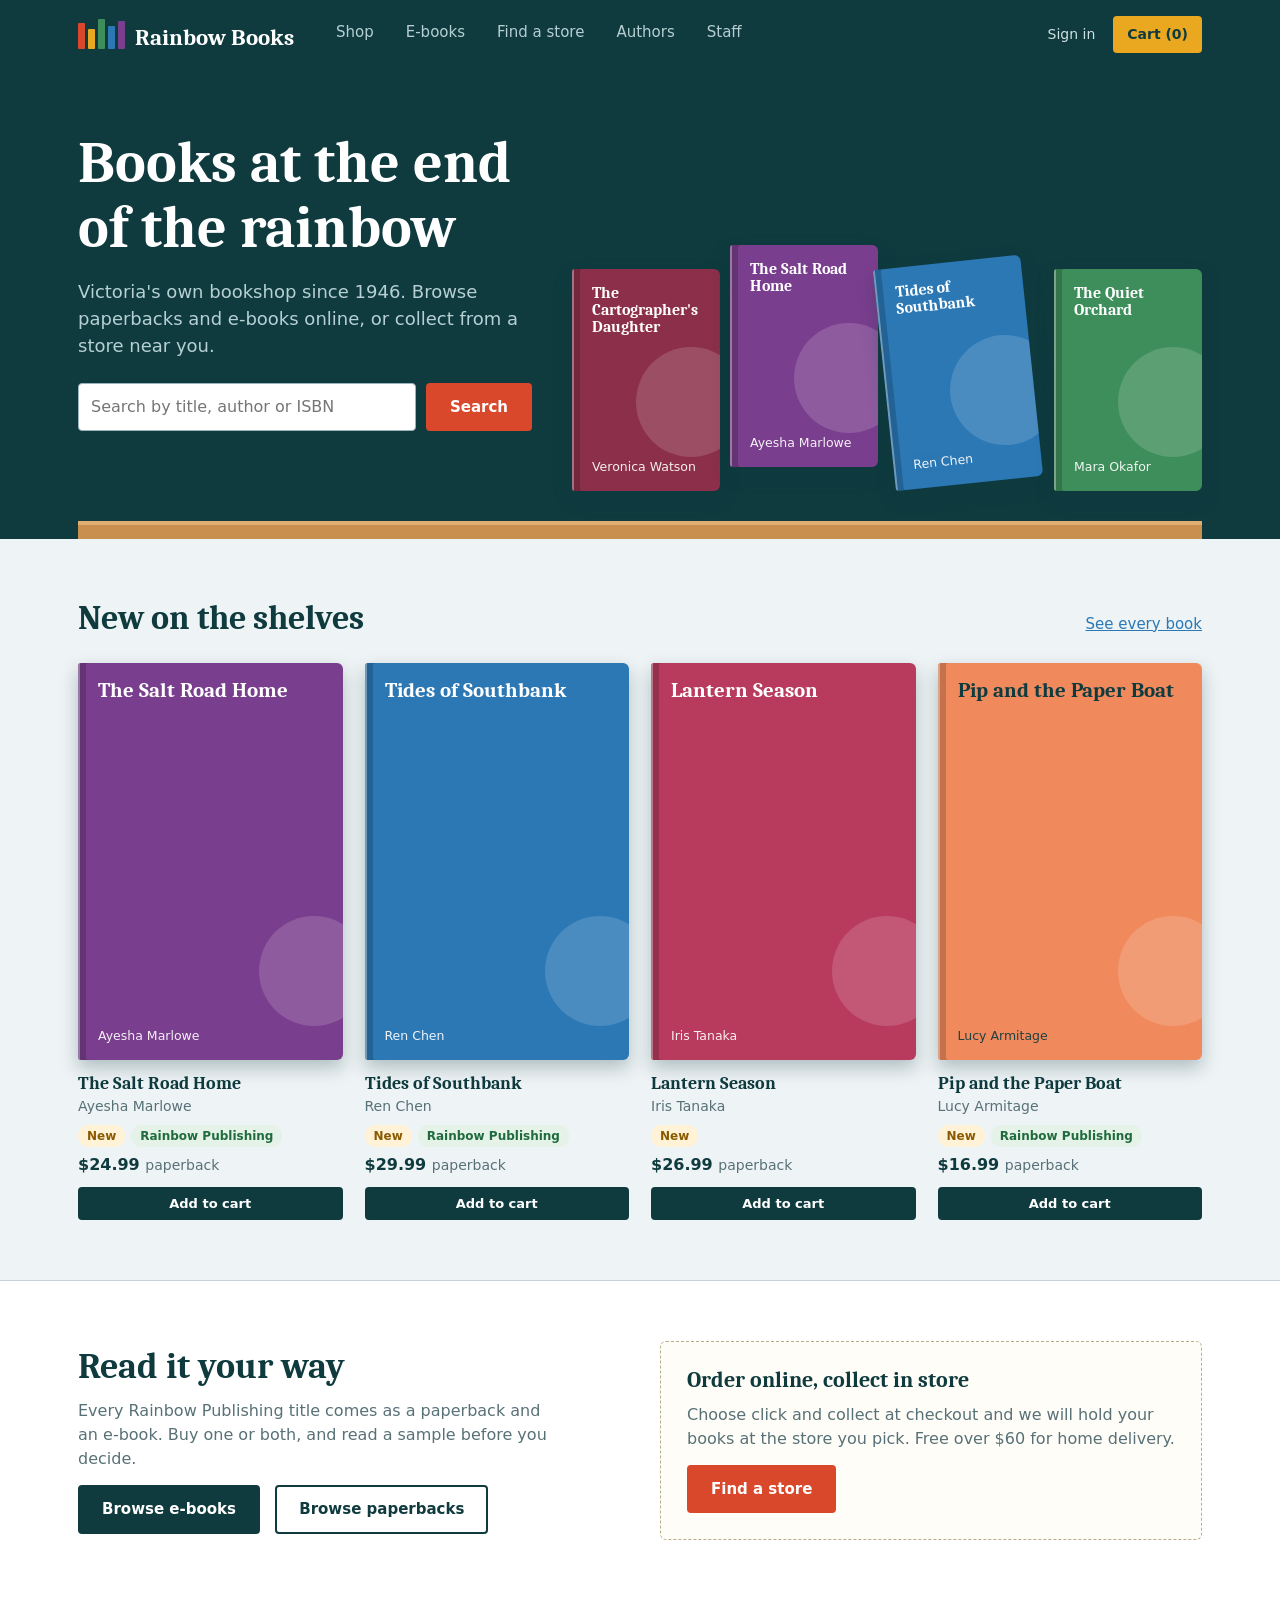
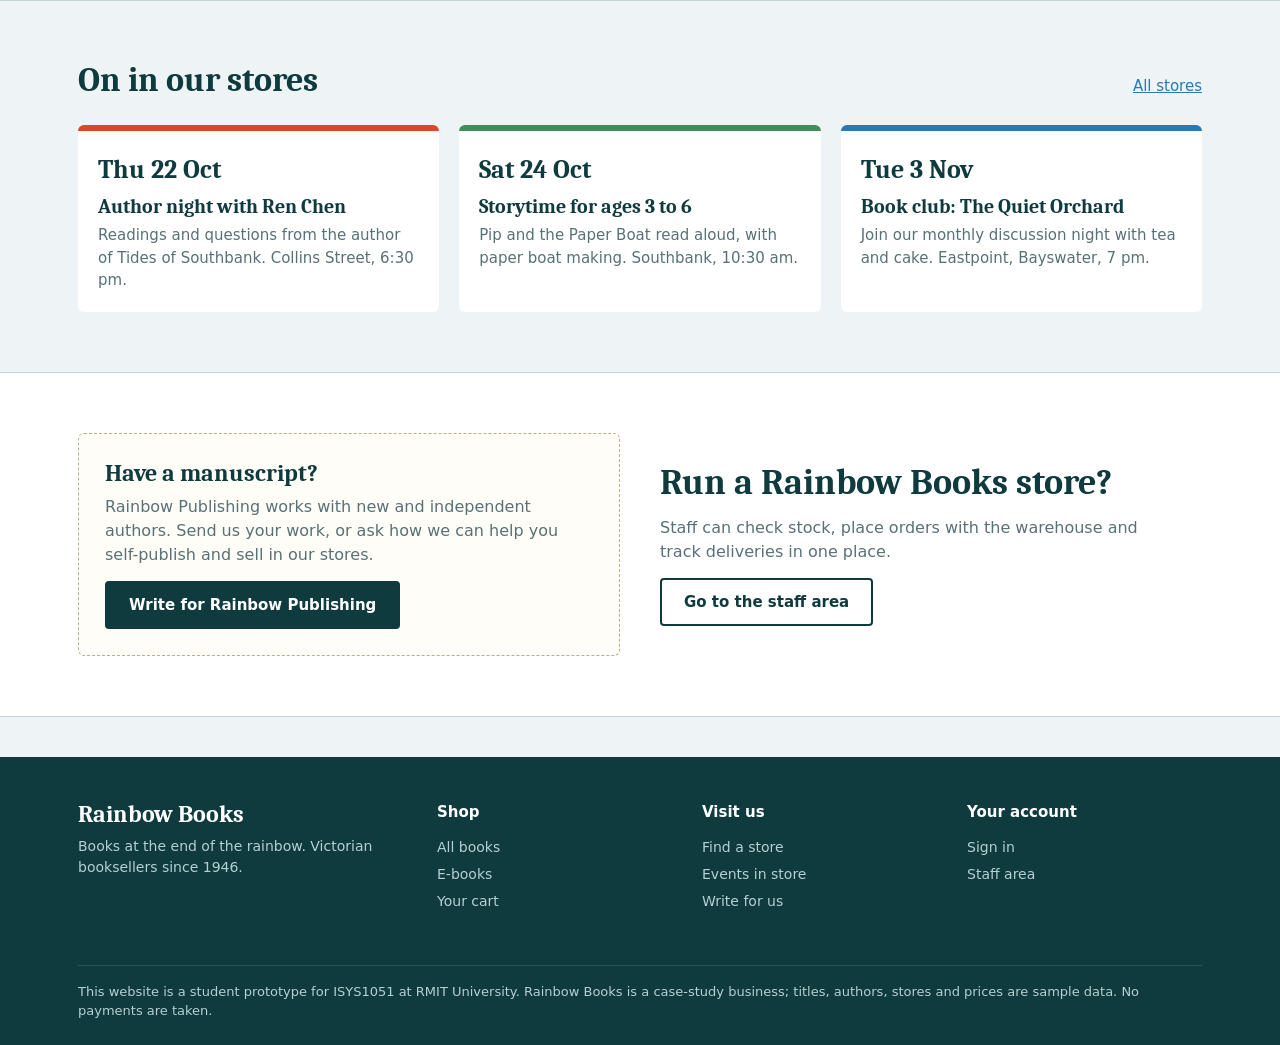
<file: index.html>
<!doctype html><html lang="en"><head><meta charset="utf-8"><meta name="viewport" content="width=device-width,initial-scale=1"><title>Home - Rainbow Books</title><link rel="stylesheet" href="style.css"></head><body>
<header class="hd" id="hd"></header>

<div class="hero"><div class="wrap">
 <div><h1>Books at the end of the rainbow</h1><p class="lead">Victoria's own bookshop since 1946. Browse paperbacks and e-books online, or collect from a store near you.</p>
 <form action="shop.html" method="get" role="search"><input type="search" name="q" placeholder="Search by title, author or ISBN" aria-label="Search books"><button class="btn go" type="submit">Search</button></form></div>
 <div class="shelf" id="heroShelf"></div><div class="plank"></div></div></div>
<section><div class="wrap"><div class="sec-h"><h2>New on the shelves</h2><a href="shop.html">See every book</a></div><div class="grid" id="newGrid"></div></div></section>
<div class="band"><section><div class="wrap two">
 <div><h2 style="font-size:36px;margin-bottom:12px">Read it your way</h2><p style="color:var(--mute);margin-bottom:14px;max-width:480px">Every Rainbow Publishing title comes as a paperback and an e-book. Buy one or both, and read a sample before you decide.</p><a class="btn ink" href="ebooks.html">Browse e-books</a> &nbsp; <a class="btn" href="shop.html">Browse paperbacks</a></div>
 <div class="panel"><h3 style="font-size:22px;margin-bottom:10px">Order online, collect in store</h3><p style="color:var(--mute);margin-bottom:14px">Choose click and collect at checkout and we will hold your books at the store you pick. Free over $60 for home delivery.</p><a class="btn go" href="stores.html">Find a store</a></div></div></section></div>
<section><div class="wrap"><div class="sec-h"><h2>On in our stores</h2><a href="stores.html">All stores</a></div>
 <div class="events"><div class="ev"><div class="d">Thu 22 Oct</div><h3 style="font-size:20px;margin:6px 0">Author night with Ren Chen</h3><p style="color:var(--mute);font-size:15px">Readings and questions from the author of Tides of Southbank. Collins Street, 6:30 pm.</p></div>
 <div class="ev"><div class="d">Sat 24 Oct</div><h3 style="font-size:20px;margin:6px 0">Storytime for ages 3 to 6</h3><p style="color:var(--mute);font-size:15px">Pip and the Paper Boat read aloud, with paper boat making. Southbank, 10:30 am.</p></div>
 <div class="ev"><div class="d">Tue 3 Nov</div><h3 style="font-size:20px;margin:6px 0">Book club: The Quiet Orchard</h3><p style="color:var(--mute);font-size:15px">Join our monthly discussion night with tea and cake. Eastpoint, Bayswater, 7 pm.</p></div></div></div></section>
<div class="band"><section><div class="wrap two"><div class="panel"><h3 style="font-size:24px;margin-bottom:8px">Have a manuscript?</h3><p style="color:var(--mute);margin-bottom:14px">Rainbow Publishing works with new and independent authors. Send us your work, or ask how we can help you self-publish and sell in our stores.</p><a class="btn ink" href="authors.html">Write for Rainbow Publishing</a></div>
<div><h2 style="font-size:36px;margin-bottom:12px">Run a Rainbow Books store?</h2><p style="color:var(--mute);margin-bottom:14px;max-width:480px">Staff can check stock, place orders with the warehouse and track deliveries in one place.</p><a class="btn" href="staff.html">Go to the staff area</a></div></div></section></div>

<footer class="ft" id="ft"></footer>
<script src="app.js"></script><script>RB.init("");
var B=RB.BOOKS;document.getElementById("heroShelf").innerHTML=[12,1,2,3].map(function(i){return RB.cover(RB.book(i),"sm")}).join("");
document.getElementById("newGrid").innerHTML=B.filter(function(b){return b.new}).slice(0,4).map(RB.card).join("");RB.bindAdd();</script></body></html>
</file>
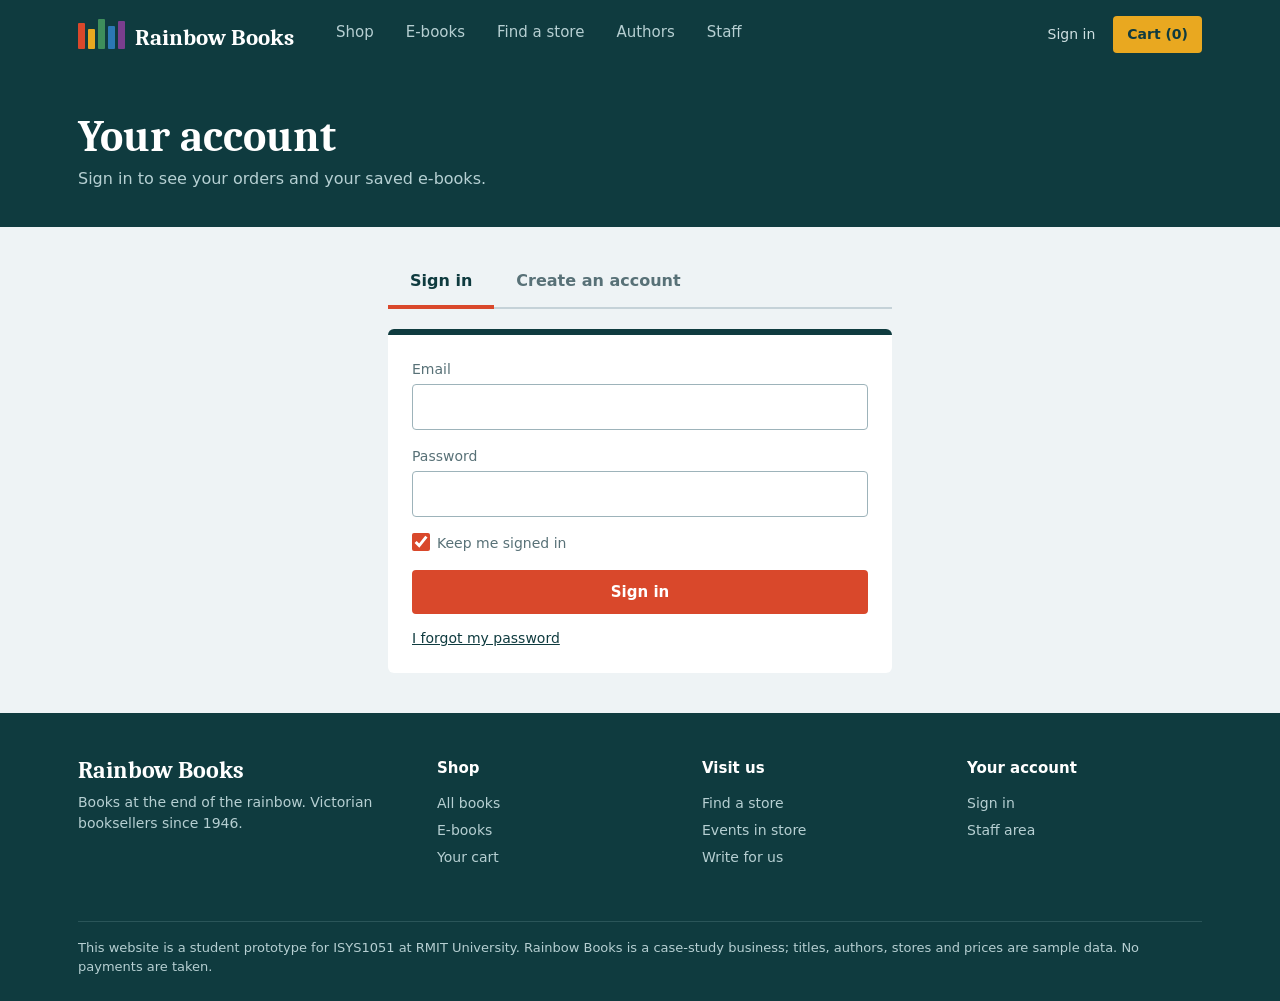
<file: account.html>
<!doctype html><html lang="en"><head><meta charset="utf-8"><meta name="viewport" content="width=device-width,initial-scale=1"><title>Your account - Rainbow Books</title><link rel="stylesheet" href="style.css"></head><body>
<header class="hd" id="hd"></header>

<div class="page-h"><div class="wrap"><h1>Your account</h1><p>Sign in to see your orders and your saved e-books.</p></div></div>
<div class="wrap" style="padding-top:30px;max-width:560px"><div class="tabs" role="tablist"><button class="on" id="t1">Sign in</button><button id="t2">Create an account</button></div>
<form class="box" id="f" novalidate><div id="msg" class="note ok" style="display:none"></div><div class="field" id="nw" style="display:none"><label for="nm">Your name</label><input id="nm" type="text"></div><div class="field"><label for="em">Email</label><input id="em" type="email"></div><div class="field"><label for="pw">Password</label><input id="pw" type="password"></div><div class="field"><label><input type="checkbox" id="kp" checked>Keep me signed in</label></div><button class="btn go" id="sb" style="width:100%">Sign in</button><p style="margin-top:14px;font-size:14px"><a href="#" id="fg">I forgot my password</a></p></form></div>
<footer class="ft" id="ft"></footer>
<script src="app.js"></script><script>RB.init("");
var mode=1;function tab(m){mode=m;document.getElementById("t1").className=m==1?"on":"";document.getElementById("t2").className=m==2?"on":"";document.getElementById("nw").style.display=m==2?"block":"none";document.getElementById("sb").textContent=m==1?"Sign in":"Create account"}
document.getElementById("t1").onclick=function(){tab(1)};document.getElementById("t2").onclick=function(){tab(2)};
document.getElementById("fg").onclick=function(e){e.preventDefault();RB.toast("We would email you a reset link here")};
document.getElementById("f").onsubmit=function(ev){ev.preventDefault();var em=document.getElementById("em").value,m=document.getElementById("msg");if(!/.+@.+\..+/.test(em)){m.style.display="block";m.className="note";m.style.background="#fde5df";m.textContent="Enter a valid email address.";return}
var nm=(mode==2&&document.getElementById("nm").value)||em.split("@")[0];RB.set("rb_user",nm);m.style.display="block";m.className="note ok";m.style.background="";m.textContent=(mode==1?"Signed in as ":"Account created for ")+nm+". (Prototype: no real account is made.)";setTimeout(function(){location.href="index.html"},1200)}</script></body></html>
</file>
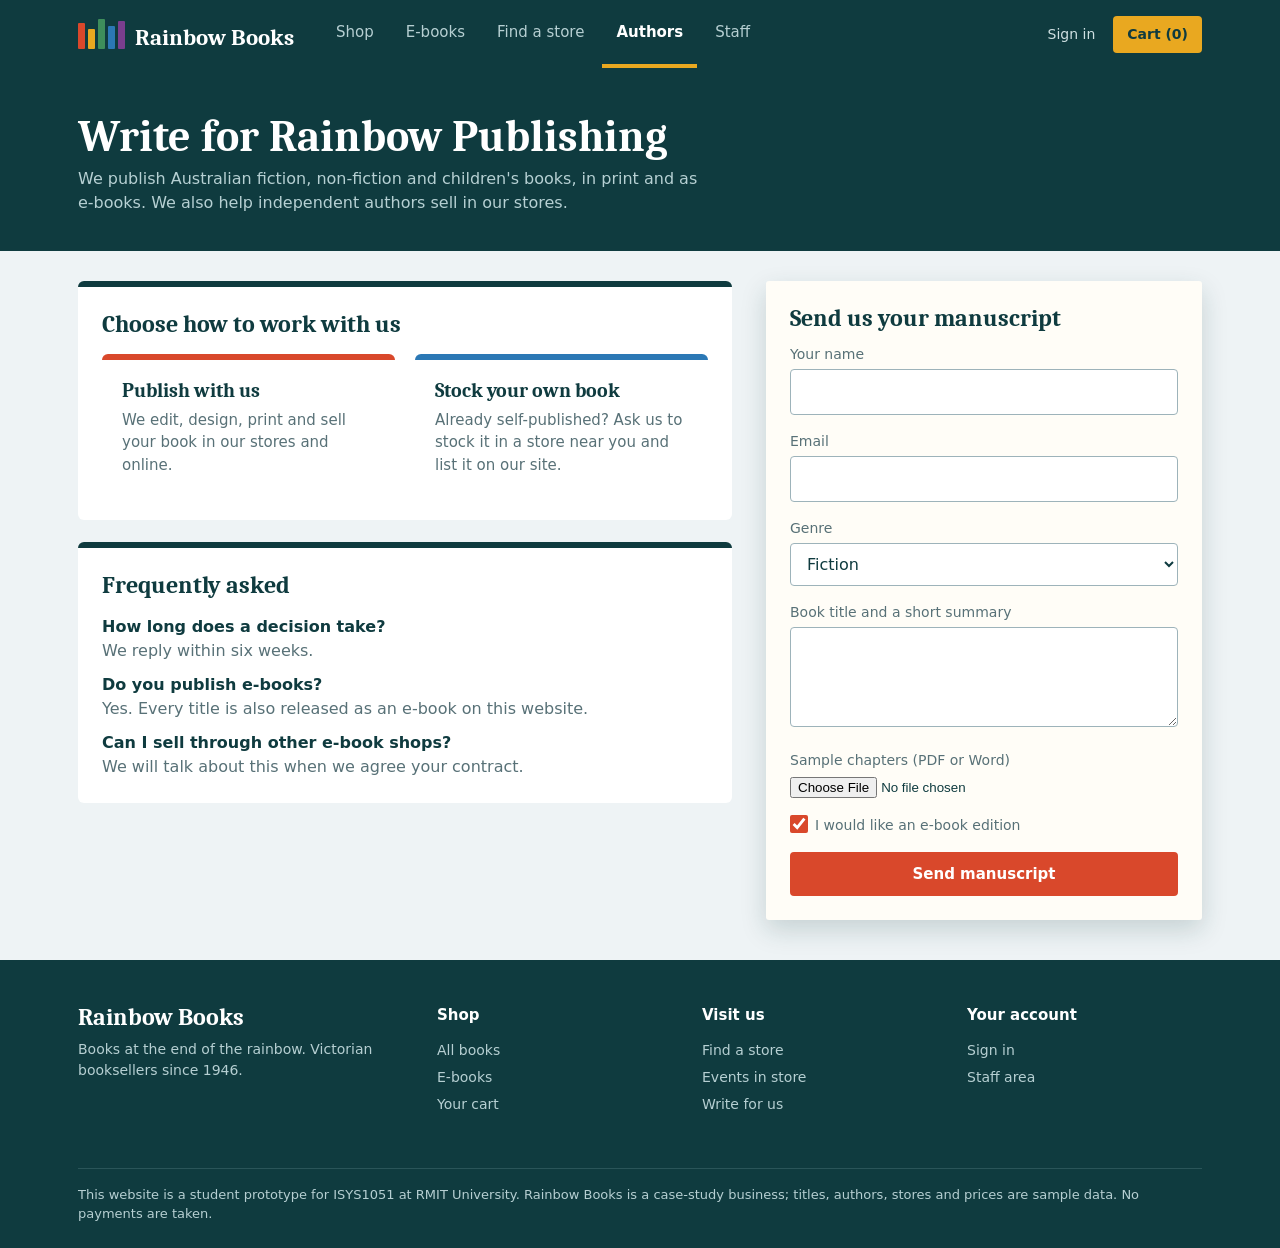
<file: authors.html>
<!doctype html><html lang="en"><head><meta charset="utf-8"><meta name="viewport" content="width=device-width,initial-scale=1"><title>Authors - Rainbow Books</title><link rel="stylesheet" href="style.css"></head><body>
<header class="hd" id="hd"></header>

<div class="page-h"><div class="wrap"><h1>Write for Rainbow Publishing</h1><p>We publish Australian fiction, non-fiction and children's books, in print and as e-books. We also help independent authors sell in our stores.</p></div></div>
<div class="wrap cols" style="padding-top:30px"><div><div class="box" style="margin-bottom:22px"><h2>Choose how to work with us</h2><div class="events" style="grid-template-columns:1fr 1fr"><div class="ev"><h3 style="font-size:20px;margin-bottom:6px">Publish with us</h3><p style="color:var(--mute);font-size:15px">We edit, design, print and sell your book in our stores and online.</p></div><div class="ev" style="border-top-color:var(--sea)"><h3 style="font-size:20px;margin-bottom:6px">Stock your own book</h3><p style="color:var(--mute);font-size:15px">Already self-published? Ask us to stock it in a store near you and list it on our site.</p></div></div></div>
<div class="box"><h2>Frequently asked</h2><p style="margin-bottom:10px"><b>How long does a decision take?</b><br><span style="color:var(--mute)">We reply within six weeks.</span></p><p style="margin-bottom:10px"><b>Do you publish e-books?</b><br><span style="color:var(--mute)">Yes. Every title is also released as an e-book on this website.</span></p><p><b>Can I sell through other e-book shops?</b><br><span style="color:var(--mute)">We will talk about this when we agree your contract.</span></p></div></div>
<form class="slip" id="f" novalidate><h2>Send us your manuscript</h2><div id="thanks" class="note ok" style="display:none"></div><div class="field"><label for="n">Your name</label><input id="n" type="text"></div><div class="field"><label for="e">Email</label><input id="e" type="email"></div><div class="field"><label for="g">Genre</label><select id="g"><option>Fiction</option><option>Non-fiction</option><option>Children's</option><option>Crime</option><option>Cooking</option></select></div>
<div class="field"><label for="w">Book title and a short summary</label><textarea id="w"></textarea></div><div class="field"><label for="fl">Sample chapters (PDF or Word)</label><input id="fl" type="file"></div><div class="field"><label><input type="checkbox" id="ebk" checked>I would like an e-book edition</label></div><button class="btn go" type="submit" style="width:100%">Send manuscript</button></form></div>
<footer class="ft" id="ft"></footer>
<script src="app.js"></script><script>RB.init("authors");
document.getElementById("f").onsubmit=function(ev){ev.preventDefault();var t=document.getElementById("thanks");t.style.display="block";t.textContent="Thanks"+(document.getElementById("n").value?", "+document.getElementById("n").value:"")+". We have your manuscript and will reply within six weeks. (Prototype: nothing was actually sent.)"}</script></body></html>
</file>
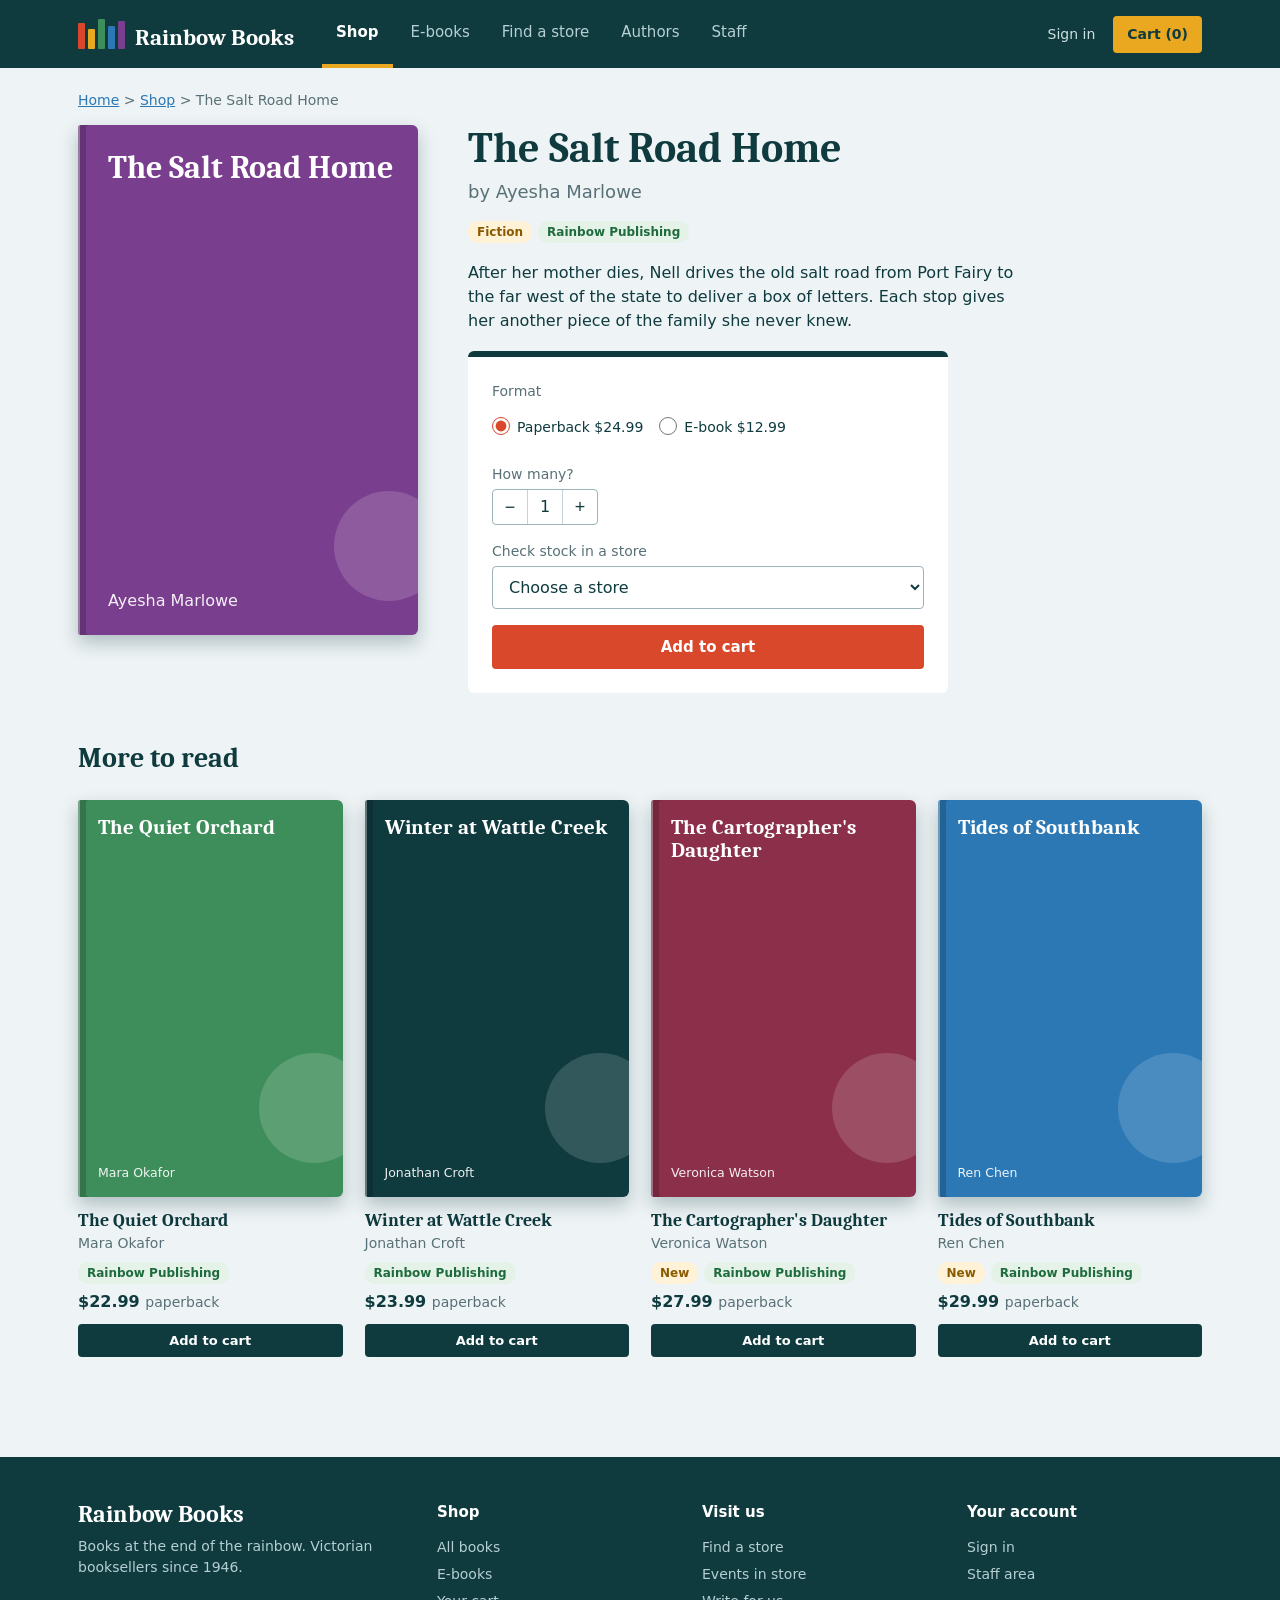
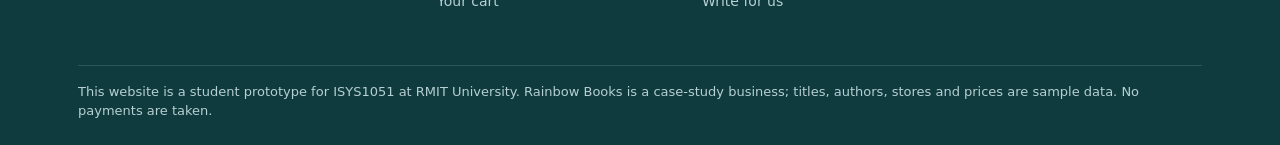
<file: book.html>
<!doctype html><html lang="en"><head><meta charset="utf-8"><meta name="viewport" content="width=device-width,initial-scale=1"><title>Book - Rainbow Books</title><link rel="stylesheet" href="style.css"></head><body>
<header class="hd" id="hd"></header>

<div class="wrap"><div class="crumb"><a href="index.html">Home</a> &gt; <a href="shop.html">Shop</a> &gt; <span id="bc"></span></div>
<div class="detail" id="det"></div><section style="padding-top:50px"><div class="sec-h"><h2 style="font-size:28px">More to read</h2></div><div class="grid" id="more"></div></section></div>
<footer class="ft" id="ft"></footer>
<script src="app.js"></script><script>RB.init("shop");
var id=new URLSearchParams(location.search).get("id")||1,b=RB.book(id)||RB.book(1);document.title=b.t+" - Rainbow Books";document.getElementById("bc").textContent=b.t;
document.getElementById("det").innerHTML='<div>'+RB.cover(b,"lg")+'</div><div><h1 style="font-size:42px">'+RB.esc(b.t)+'</h1><div style="color:var(--mute);margin:6px 0 14px;font-size:18px">by '+RB.esc(b.a)+'</div><div>'+'<span class="tag">'+b.c+'</span>'+(b.pub?'<span class="tag s">Rainbow Publishing</span>':'')+'</div><p style="margin:18px 0;max-width:560px">'+RB.esc(b.d)+'</p>'+
'<div class="box" style="max-width:480px"><div class="field"><label>Format</label><div class="radios"><label style="margin:0;color:var(--ink)"><input type="radio" name="f" value="Paperback" checked>Paperback '+RB.money(b.p)+'</label><label style="margin:0;color:var(--ink)"><input type="radio" name="f" value="E-book">E-book '+RB.money(b.e)+'</label></div></div>'+
'<div class="field"><label>How many?</label><div class="step"><button type="button" id="mi" aria-label="Fewer">&minus;</button><span id="qn">1</span><button type="button" id="pl" aria-label="More">+</button></div></div>'+
'<div class="field"><label for="st">Check stock in a store</label><select id="st"><option value="">Choose a store</option>'+RB.STORES.map(function(s,i){return '<option value="'+i+'">'+s.n+'</option>'}).join("")+'</select><div id="sk" style="font-size:14px;margin-top:6px;color:var(--mute)"></div></div>'+
'<button class="btn go" id="ad" style="width:100%">Add to cart</button></div></div>';
var q=1;document.getElementById("mi").onclick=function(){q=Math.max(1,q-1);document.getElementById("qn").textContent=q};document.getElementById("pl").onclick=function(){q=Math.min(20,q+1);document.getElementById("qn").textContent=q};
document.getElementById("ad").onclick=function(){RB.add(b.id,document.querySelector("input[name=f]:checked").value,q)};
document.getElementById("st").onchange=function(){var v=this.value,e=document.getElementById("sk");if(v==="")return e.textContent="";var n=(b.id*3+Number(v)*5)%9;e.innerHTML=n>2?'<span class="tag s">In stock</span> '+n+' on the shelf':n>0?'<span class="tag">Low stock</span> only '+n+' left':'<span class="tag" style="background:#fde5df;color:#a8341b">Out of stock</span> we can order it in'};
document.getElementById("more").innerHTML=RB.BOOKS.filter(function(x){return x.id!=b.id&&x.c==b.c}).concat(RB.BOOKS.filter(function(x){return x.id!=b.id&&x.c!=b.c})).slice(0,4).map(RB.card).join("");RB.bindAdd();</script></body></html>
</file>
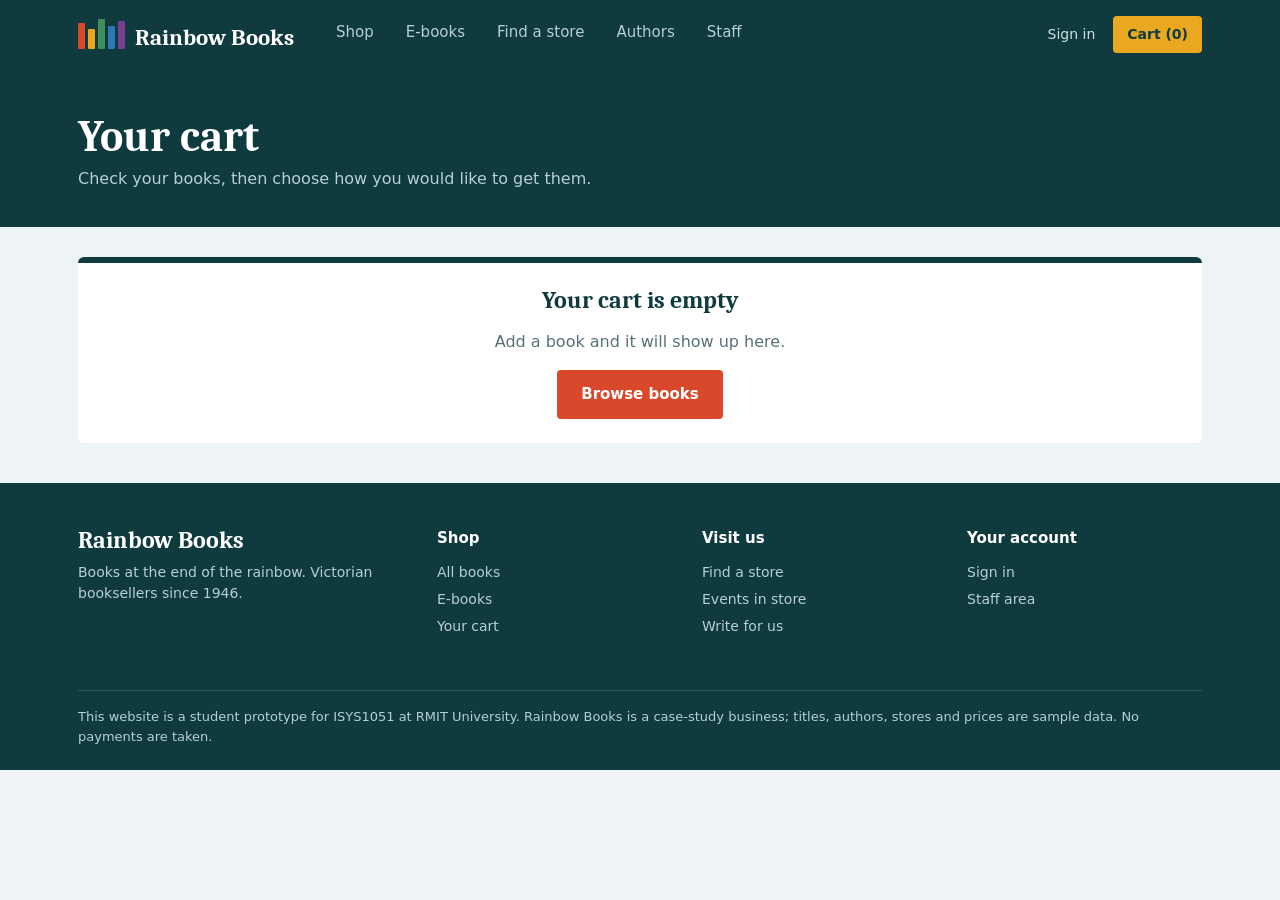
<file: cart.html>
<!doctype html><html lang="en"><head><meta charset="utf-8"><meta name="viewport" content="width=device-width,initial-scale=1"><title>Your cart - Rainbow Books</title><link rel="stylesheet" href="style.css"></head><body>
<header class="hd" id="hd"></header>

<div class="page-h"><div class="wrap"><h1>Your cart</h1><p>Check your books, then choose how you would like to get them.</p></div></div>
<div class="wrap" style="padding-top:30px"><div id="empty" class="box" style="display:none;text-align:center"><h2>Your cart is empty</h2><p style="color:var(--mute);margin-bottom:16px">Add a book and it will show up here.</p><a class="btn go" href="shop.html">Browse books</a></div>
<div class="cols" id="full"><div class="box"><h2>Books in your cart</h2><div id="lines"></div></div>
<div class="slip"><h2>Order summary</h2><div class="field"><label>How do you want your books?</label><div style="display:flex;flex-direction:column;gap:8px"><label style="margin:0;color:var(--ink)"><input type="radio" name="dl" value="post" checked>Home delivery</label><label style="margin:0;color:var(--ink)"><input type="radio" name="dl" value="collect">Click and collect (free)</label></div></div>
<div class="field" id="stw" style="display:none"><label for="cst">Collect from</label><select id="cst"></select></div>
<div class="sum"><span>Books</span><span id="sb"></span></div><div class="sum"><span>Delivery</span><span id="sd"></span></div><div class="sum t"><span>Total</span><span id="st"></span></div>
<div id="fr" class="note"></div><a class="btn go" href="checkout.html" id="co" style="display:block;text-align:center;margin-top:10px">Go to checkout</a></div></div></div>
<footer class="ft" id="ft"></footer>
<script src="app.js"></script><script>RB.init("");
var cs=document.getElementById("cst");cs.innerHTML=RB.STORES.map(function(s,i){return '<option value="'+s.n+'">'+s.n+'</option>'}).join("");
var o=RB.get("rb_opt",{dl:"post",st:RB.STORES[0].n});
function draw(){var c=RB.cart();document.getElementById("empty").style.display=c.length?"none":"block";document.getElementById("full").style.display=c.length?"grid":"none";
document.getElementById("lines").innerHTML=c.map(function(l,i){var b=RB.book(l.id);return '<div class="line">'+RB.cover(b)+'<div class="info"><h3>'+RB.esc(b.t)+'</h3><div style="color:var(--mute);font-size:14px">'+RB.esc(b.a)+' &middot; '+l.f+'</div></div><div class="step"><button data-m="'+i+'" aria-label="Fewer">&minus;</button><span>'+l.q+'</span><button data-p="'+i+'" aria-label="More">+</button></div><div class="price" style="width:80px;text-align:right">'+RB.money(RB.price(l)*l.q)+'</div><button class="btn sm" data-r="'+i+'">Remove</button></div>'}).join("");
var sub=c.reduce(function(a,l){return a+RB.price(l)*l.q},0),phys=c.some(function(l){return l.f=="Paperback"}),post=o.dl=="post"&&phys,ship=post&&sub<60?8.95:0;
document.getElementById("sb").textContent=RB.money(sub);document.getElementById("sd").textContent=!phys?"No delivery (e-books)":ship?RB.money(ship):"Free";document.getElementById("st").textContent=RB.money(sub+ship);
document.getElementById("fr").textContent=!phys?"E-books are sent to your account straight after payment.":o.dl=="collect"?"We will email you when your books are ready at the store.":sub>=60?"You have free delivery.":"Spend "+RB.money(60-sub)+" more for free delivery.";
document.getElementById("stw").style.display=o.dl=="collect"&&phys?"block":"none";cs.value=o.st;document.querySelector("input[name=dl][value="+o.dl+"]").checked=true;
document.querySelectorAll("[data-m]").forEach(function(b){b.onclick=function(){var c=RB.cart(),i=b.getAttribute("data-m");c[i].q=Math.max(1,c[i].q-1);RB.saveCart(c);draw()}});
document.querySelectorAll("[data-p]").forEach(function(b){b.onclick=function(){var c=RB.cart(),i=b.getAttribute("data-p");c[i].q=Math.min(20,c[i].q+1);RB.saveCart(c);draw()}});
document.querySelectorAll("[data-r]").forEach(function(b){b.onclick=function(){var c=RB.cart();c.splice(b.getAttribute("data-r"),1);RB.saveCart(c);draw()}});
RB.set("rb_total",{sub:sub,ship:ship})}
document.querySelectorAll("input[name=dl]").forEach(function(e){e.onchange=function(){o.dl=e.value;RB.set("rb_opt",o);draw()}});cs.onchange=function(){o.st=cs.value;RB.set("rb_opt",o);draw()};draw();</script></body></html>
</file>
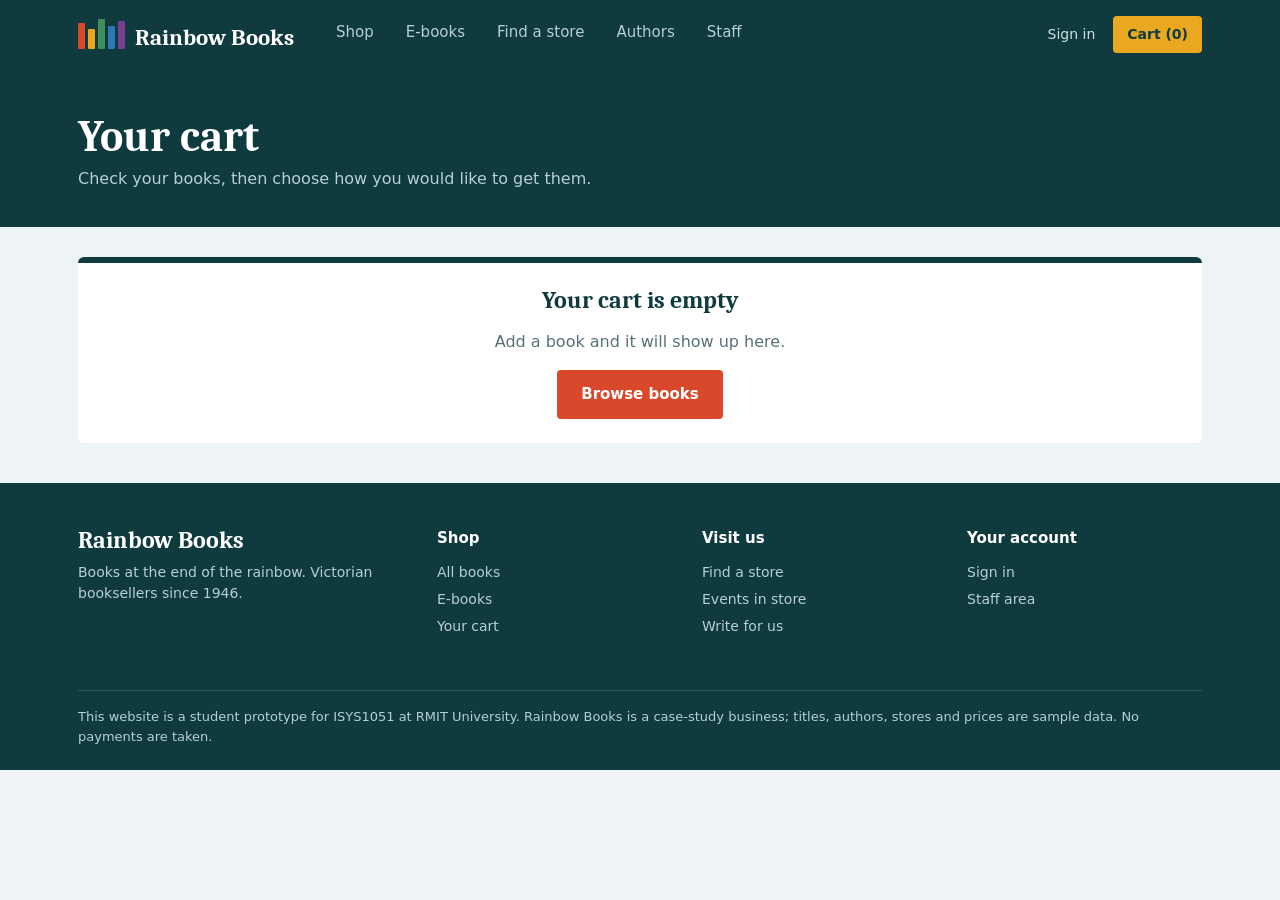
<file: checkout.html>
<!doctype html><html lang="en"><head><meta charset="utf-8"><meta name="viewport" content="width=device-width,initial-scale=1"><title>Checkout - Rainbow Books</title><link rel="stylesheet" href="style.css"></head><body>
<header class="hd" id="hd"></header>

<div class="page-h"><div class="wrap"><h1>Checkout</h1><p>Tell us who you are and how you would like to pay.</p></div></div>
<form class="wrap cols" id="f" style="padding-top:30px" novalidate>
<div><div class="box" style="margin-bottom:22px"><h2>Your details</h2><div class="row"><div class="field"><label for="fn">Full name</label><input id="fn" type="text" required autocomplete="name"></div><div class="field"><label for="em">Email</label><input id="em" type="email" required autocomplete="email"></div></div><div class="field"><label for="ph">Mobile</label><input id="ph" type="tel" autocomplete="tel"></div></div>
<div class="box" id="addr" style="margin-bottom:22px"><h2>Delivery address</h2><div class="field"><label for="ad">Street address</label><input id="ad" type="text" autocomplete="street-address"></div><div class="row"><div class="field"><label for="sb">Suburb</label><input id="sb" type="text"></div><div class="field"><label for="pc">Postcode</label><input id="pc" type="text" inputmode="numeric" maxlength="4"></div></div></div>
<div class="box"><h2>Payment</h2><div class="note">This is a prototype. No payment is taken, and nothing you type here is sent or stored.</div>
<div class="field"><label>Pay with</label><div class="radios"><label style="margin:0;color:var(--ink)"><input type="radio" name="pm" value="card" checked>Credit or debit card</label><label style="margin:0;color:var(--ink)"><input type="radio" name="pm" value="paypal">PayPal</label><label style="margin:0;color:var(--ink)"><input type="radio" name="pm" value="gift">Gift card</label></div></div>
<div id="cardf"><div class="field"><label for="cn">Card number</label><input id="cn" type="text" inputmode="numeric" placeholder="0000 0000 0000 0000" autocomplete="off"></div><div class="row"><div class="field"><label for="cx">Expiry</label><input id="cx" type="text" placeholder="MM/YY" autocomplete="off"></div><div class="field"><label for="cv">Security code</label><input id="cv" type="text" placeholder="123" maxlength="4" autocomplete="off"></div></div></div>
<div class="field"><label><input type="checkbox" id="nl">Email me about new books and events</label></div></div></div>
<div><div class="slip"><h2>Your order</h2><div id="ol"></div><div class="sum"><span>Books</span><span id="s1"></span></div><div class="sum"><span>Delivery</span><span id="s2"></span></div><div class="sum t"><span>Total</span><span id="s3"></span></div><div id="err" class="note" style="display:none;background:#fde5df;border-color:var(--red)"></div><button class="btn go" type="submit" style="width:100%;margin-top:10px">Place order</button><a href="cart.html" style="display:block;text-align:center;margin-top:12px;font-size:14px">Back to cart</a></div></div></form>
<footer class="ft" id="ft"></footer>
<script src="app.js"></script><script>RB.init("");
var c=RB.cart();if(!c.length)location.href="cart.html";var o=RB.get("rb_opt",{dl:"post",st:""}),t=RB.get("rb_total",{sub:0,ship:0});
document.getElementById("ol").innerHTML=c.map(function(l){var b=RB.book(l.id);return '<div class="sum"><span>'+l.q+' &times; '+RB.esc(b.t)+' <span style="color:var(--mute);font-size:13px">('+l.f+')</span></span><span>'+RB.money(RB.price(l)*l.q)+'</span></div>'}).join("");
document.getElementById("s1").textContent=RB.money(t.sub);document.getElementById("s2").textContent=t.ship?RB.money(t.ship):"Free";document.getElementById("s3").textContent=RB.money(t.sub+t.ship);
var phys=c.some(function(l){return l.f=="Paperback"}),post=o.dl=="post"&&phys;document.getElementById("addr").style.display=post?"block":"none";
document.querySelectorAll("input[name=pm]").forEach(function(e){e.onchange=function(){document.getElementById("cardf").style.display=document.querySelector("input[name=pm]:checked").value=="card"?"block":"none"}});
document.getElementById("f").onsubmit=function(ev){ev.preventDefault();var m=[];if(!document.getElementById("fn").value.trim())m.push("your name");if(!/.+@.+\..+/.test(document.getElementById("em").value))m.push("a valid email");if(post&&!document.getElementById("ad").value.trim())m.push("your street address");
var e=document.getElementById("err");if(m.length){e.style.display="block";e.textContent="Please add "+m.join(", ")+" before placing your order.";return}
var n="RB-"+(30000+Math.floor(Math.random()*9000));RB.set("rb_order",{n:n,name:document.getElementById("fn").value,lines:c,sub:t.sub,ship:t.ship,dl:o.dl,st:o.st,post:post,email:document.getElementById("em").value});RB.saveCart([]);location.href="confirmation.html"}</script></body></html>
</file>
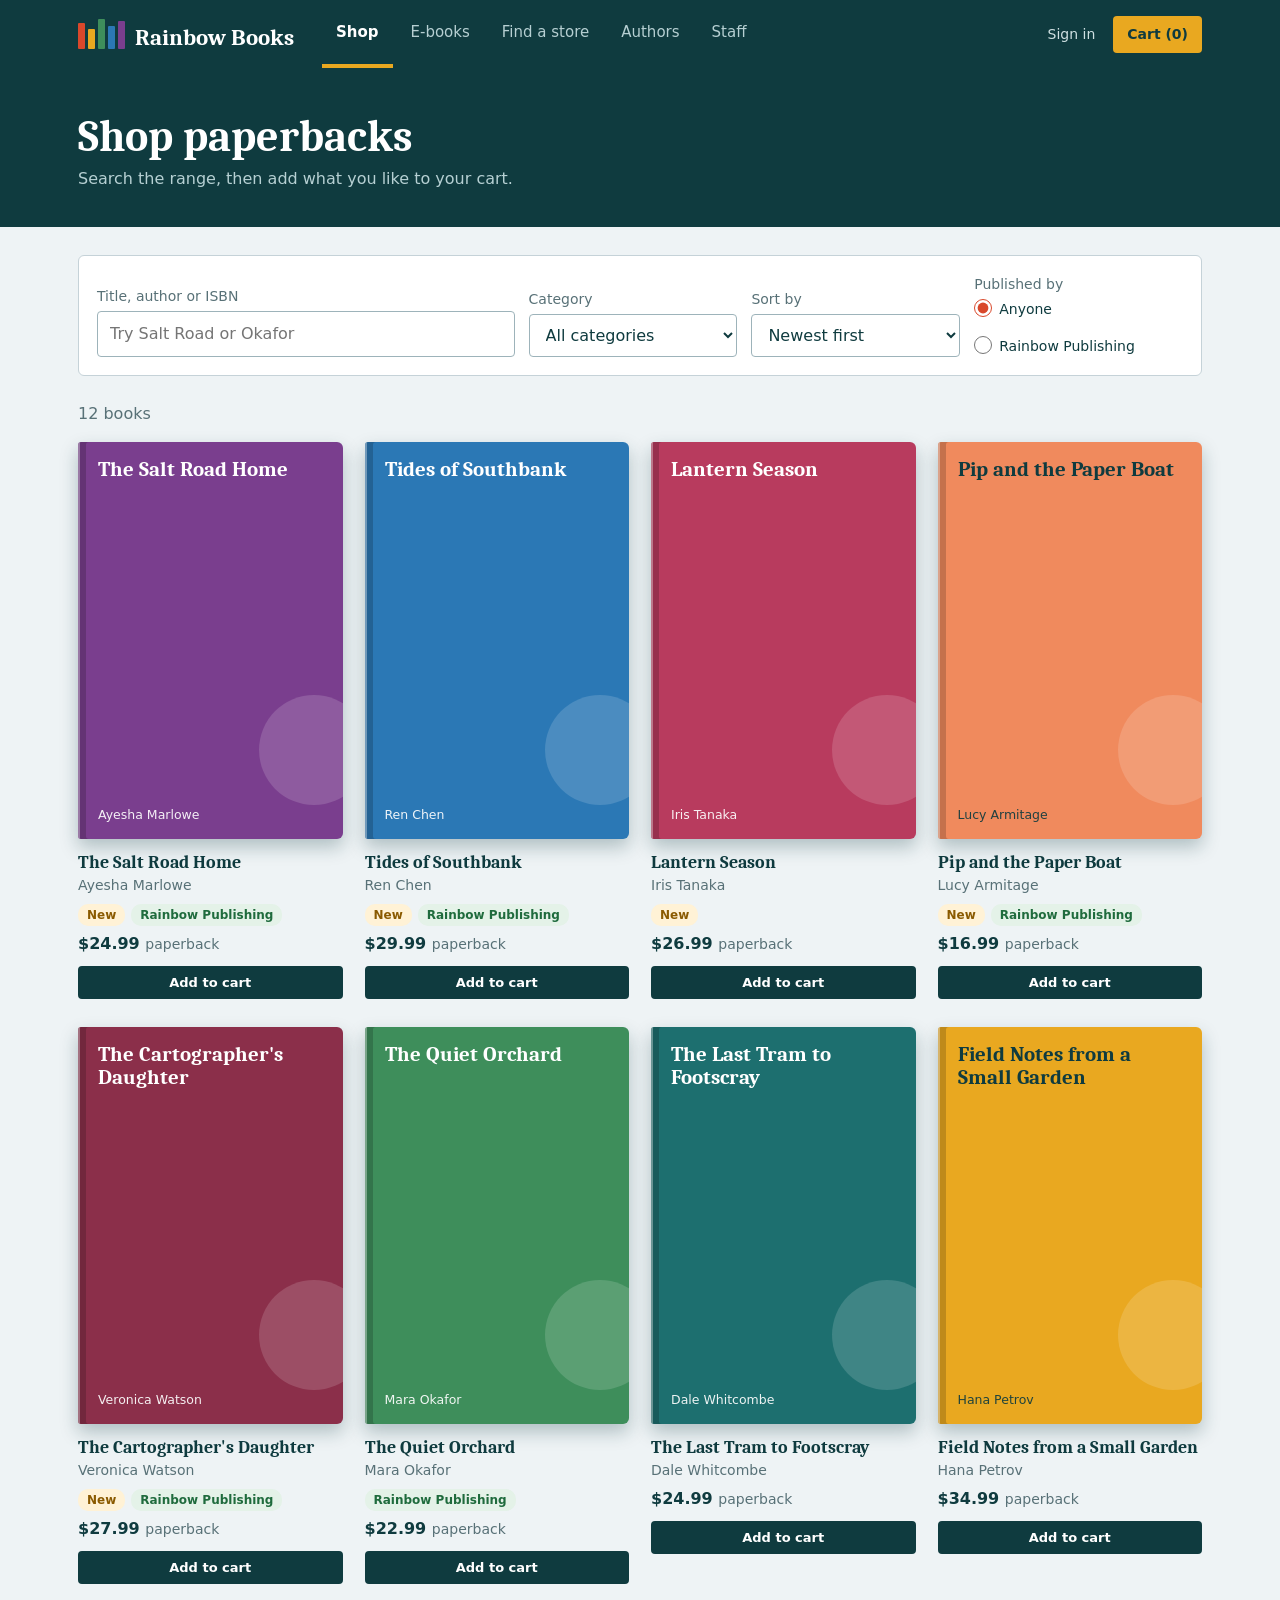
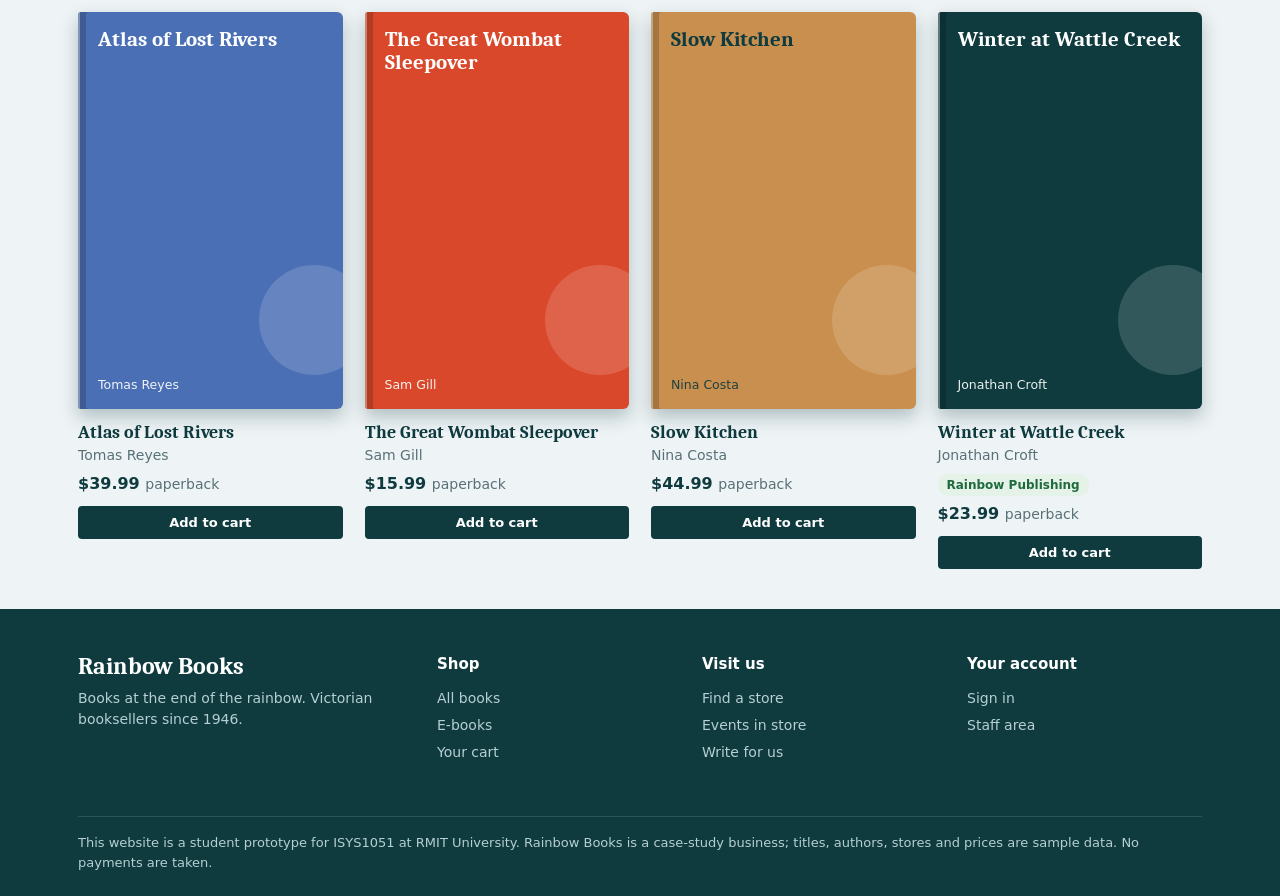
<file: confirmation.html>
<!doctype html><html lang="en"><head><meta charset="utf-8"><meta name="viewport" content="width=device-width,initial-scale=1"><title>Order confirmed - Rainbow Books</title><link rel="stylesheet" href="style.css"></head><body>
<header class="hd" id="hd"></header>

<div class="page-h"><div class="wrap"><h1>Thank you. Your order is in.</h1><p id="sub"></p></div></div>
<div class="wrap" style="padding-top:30px"><div class="route" id="route"></div><div class="cols" style="margin-top:30px"><div class="box"><h2>What you ordered</h2><div id="ol"></div></div><div class="panel"><h3 style="font-size:22px;margin-bottom:8px">What happens next</h3><p id="nx" style="color:var(--mute);margin-bottom:14px"></p><a class="btn ink" href="shop.html">Keep browsing</a></div></div></div>
<footer class="ft" id="ft"></footer>
<script src="app.js"></script><script>RB.init("");
var o=RB.get("rb_order",null);if(!o){location.href="shop.html"}else{
document.getElementById("sub").textContent="Order "+o.n+" for "+o.name+". A confirmation has been sent to "+o.email+".";
var phys=o.lines.some(function(l){return l.f=="Paperback"});
document.getElementById("route").innerHTML='<div><i></i>Order placed</div><div class="todo"><i></i>Packed at the warehouse</div><div class="todo"><i></i>'+(o.post?'On its way':o.dl=="collect"&&phys?'Ready to collect':'In your account')+'</div>';
document.getElementById("nx").textContent=!phys?"Your e-books are ready in your account now.":o.post?"The warehouse will pack your order and send it to your address in 3 to 5 working days.":"We will email you when your books are ready at "+o.st+".";
document.getElementById("ol").innerHTML=o.lines.map(function(l){var b=RB.book(l.id);return '<div class="sum"><span>'+l.q+' &times; '+RB.esc(b.t)+' ('+l.f+')</span><span>'+RB.money(RB.price(l)*l.q)+'</span></div>'}).join("")+'<div class="sum t"><span>Total paid</span><span>'+RB.money(o.sub+o.ship)+'</span></div>'}</script></body></html>
</file>
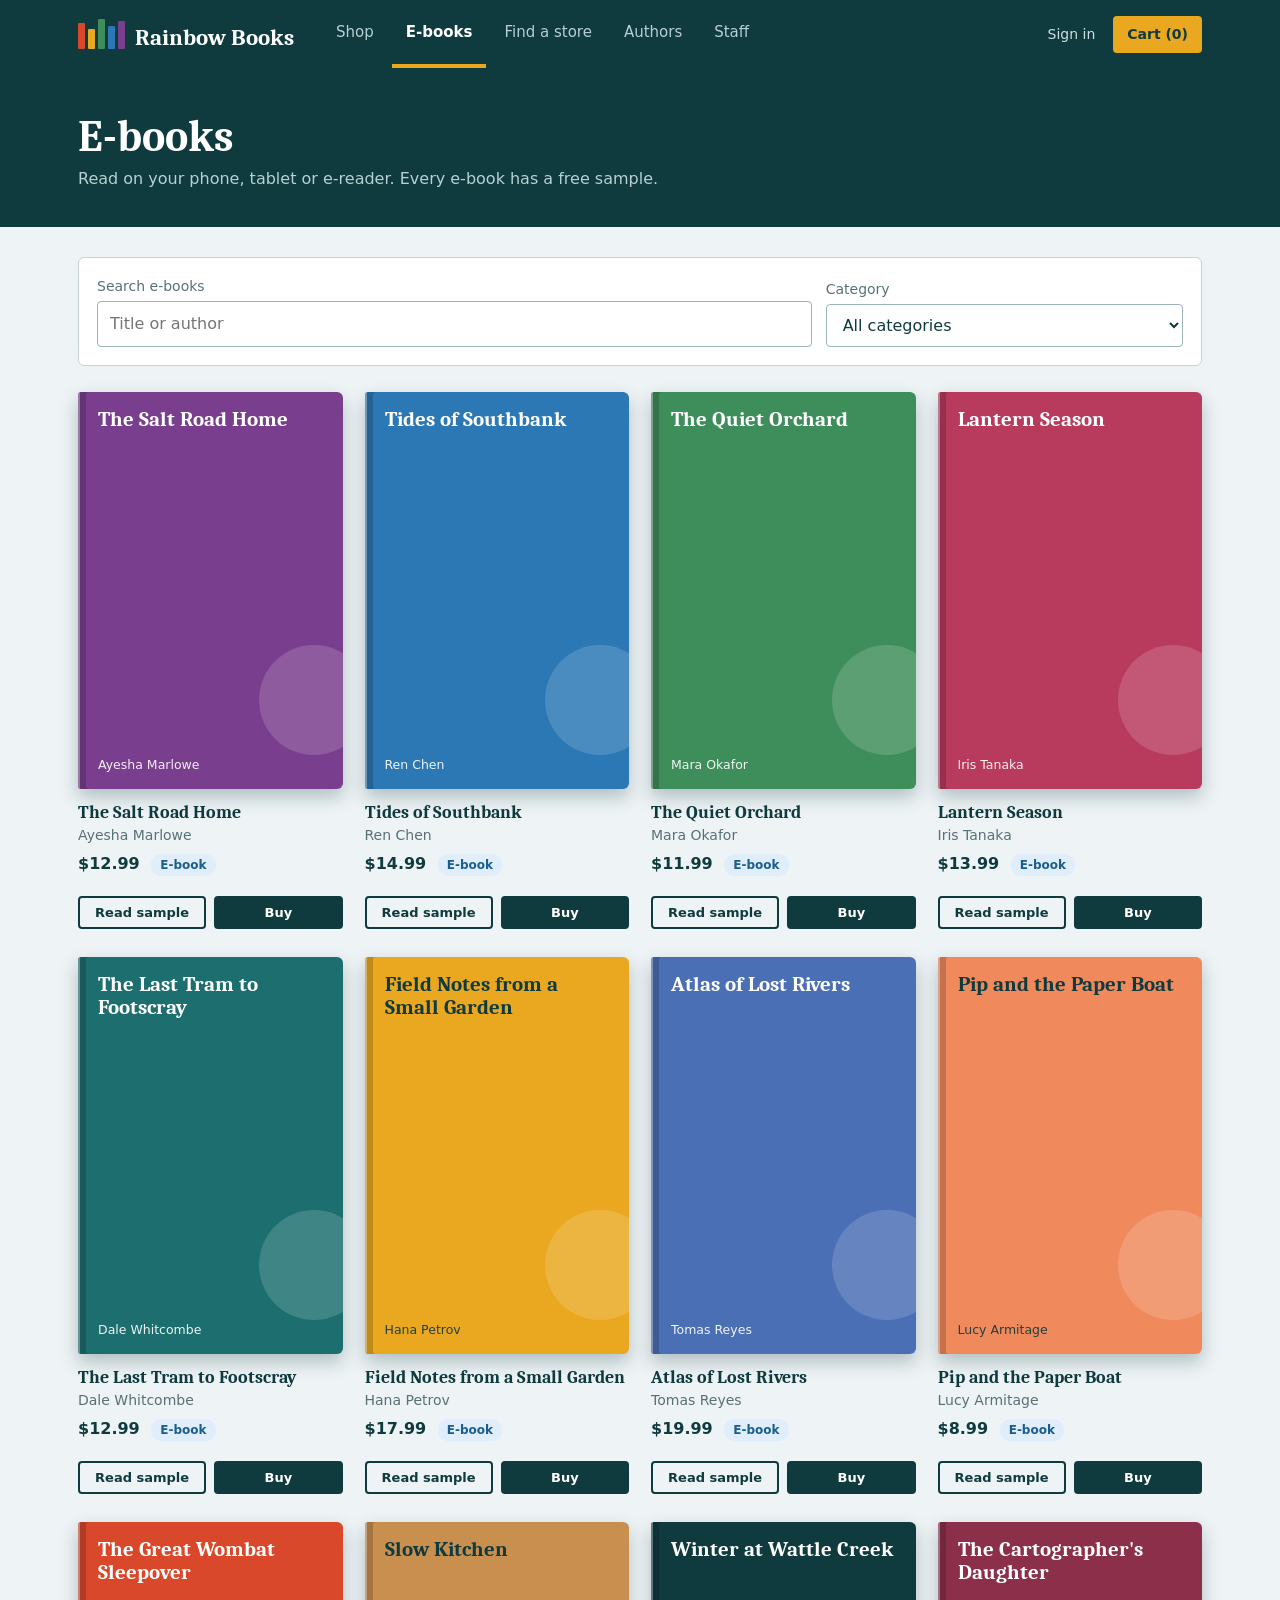
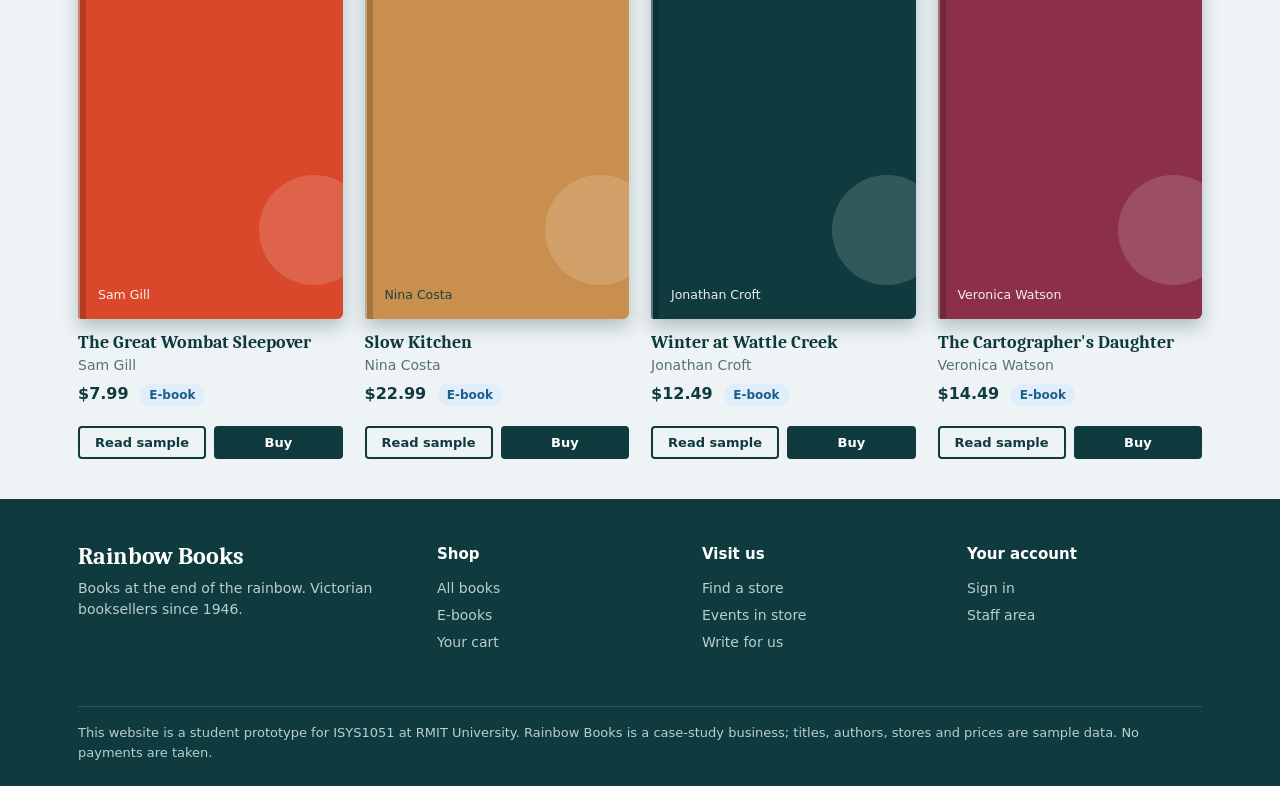
<file: ebooks.html>
<!doctype html><html lang="en"><head><meta charset="utf-8"><meta name="viewport" content="width=device-width,initial-scale=1"><title>E-books - Rainbow Books</title><link rel="stylesheet" href="style.css"></head><body>
<header class="hd" id="hd"></header>

<div class="page-h"><div class="wrap"><h1>E-books</h1><p>Read on your phone, tablet or e-reader. Every e-book has a free sample.</p></div></div>
<div class="wrap" style="padding-top:30px"><div class="filters"><div style="flex:2"><label for="q">Search e-books</label><input type="search" id="q" placeholder="Title or author"></div><div><label for="cat">Category</label><select id="cat"><option value="">All categories</option></select></div></div><div class="grid" id="grid"></div></div>
<div class="modal" id="md" role="dialog" aria-modal="true" aria-labelledby="mt"><div class="sheet"><h3 id="mt"></h3><p id="mb"></p><p style="margin-top:14px">The sample continues in the full e-book.</p><div style="margin-top:22px;display:flex;gap:10px"><button class="btn go" id="mbuy">Buy e-book</button><button class="btn" id="mc">Close</button></div></div></div>
<footer class="ft" id="ft"></footer>
<script src="app.js"></script><script>RB.init("ebooks");
var cs=document.getElementById("cat"),cats={};RB.BOOKS.forEach(function(b){cats[b.c]=1});Object.keys(cats).sort().forEach(function(c){var o=document.createElement("option");o.value=c;o.textContent=c;cs.appendChild(o)});
function draw(){var q=document.getElementById("q").value.toLowerCase(),c=cs.value;var r=RB.BOOKS.filter(function(b){return (!q||(b.t+" "+b.a).toLowerCase().indexOf(q)>-1)&&(!c||b.c==c)});
document.getElementById("grid").innerHTML=r.map(function(b){return '<div class="card"><a class="cv" href="book.html?id='+b.id+'">'+RB.cover(b)+'</a><h3>'+RB.esc(b.t)+'</h3><div class="by">'+RB.esc(b.a)+'</div><div class="price">'+RB.money(b.e)+' <span class="tag e" style="margin-left:6px">E-book</span></div><div style="display:flex;gap:8px;margin-top:10px"><button class="btn sm" data-s="'+b.id+'" style="flex:1">Read sample</button><button class="btn ink sm" data-e="'+b.id+'" style="flex:1">Buy</button></div></div>'}).join("");
document.querySelectorAll("[data-e]").forEach(function(x){x.onclick=function(){RB.add(x.getAttribute("data-e"),"E-book",1)}});
document.querySelectorAll("[data-s]").forEach(function(x){x.onclick=function(){var b=RB.book(x.getAttribute("data-s"));document.getElementById("mt").textContent=b.t;document.getElementById("mb").textContent=b.d+" The first chapter opens on a grey morning, with the kettle on and the radio low, and nobody yet aware that the day will change everything.";document.getElementById("mbuy").onclick=function(){RB.add(b.id,"E-book",1);document.getElementById("md").classList.remove("open")};document.getElementById("md").classList.add("open");document.getElementById("mc").focus()}})}
document.getElementById("mc").onclick=function(){document.getElementById("md").classList.remove("open")};document.addEventListener("keydown",function(e){if(e.key=="Escape")document.getElementById("md").classList.remove("open")});
document.getElementById("q").oninput=draw;cs.onchange=draw;draw();</script></body></html>
</file>
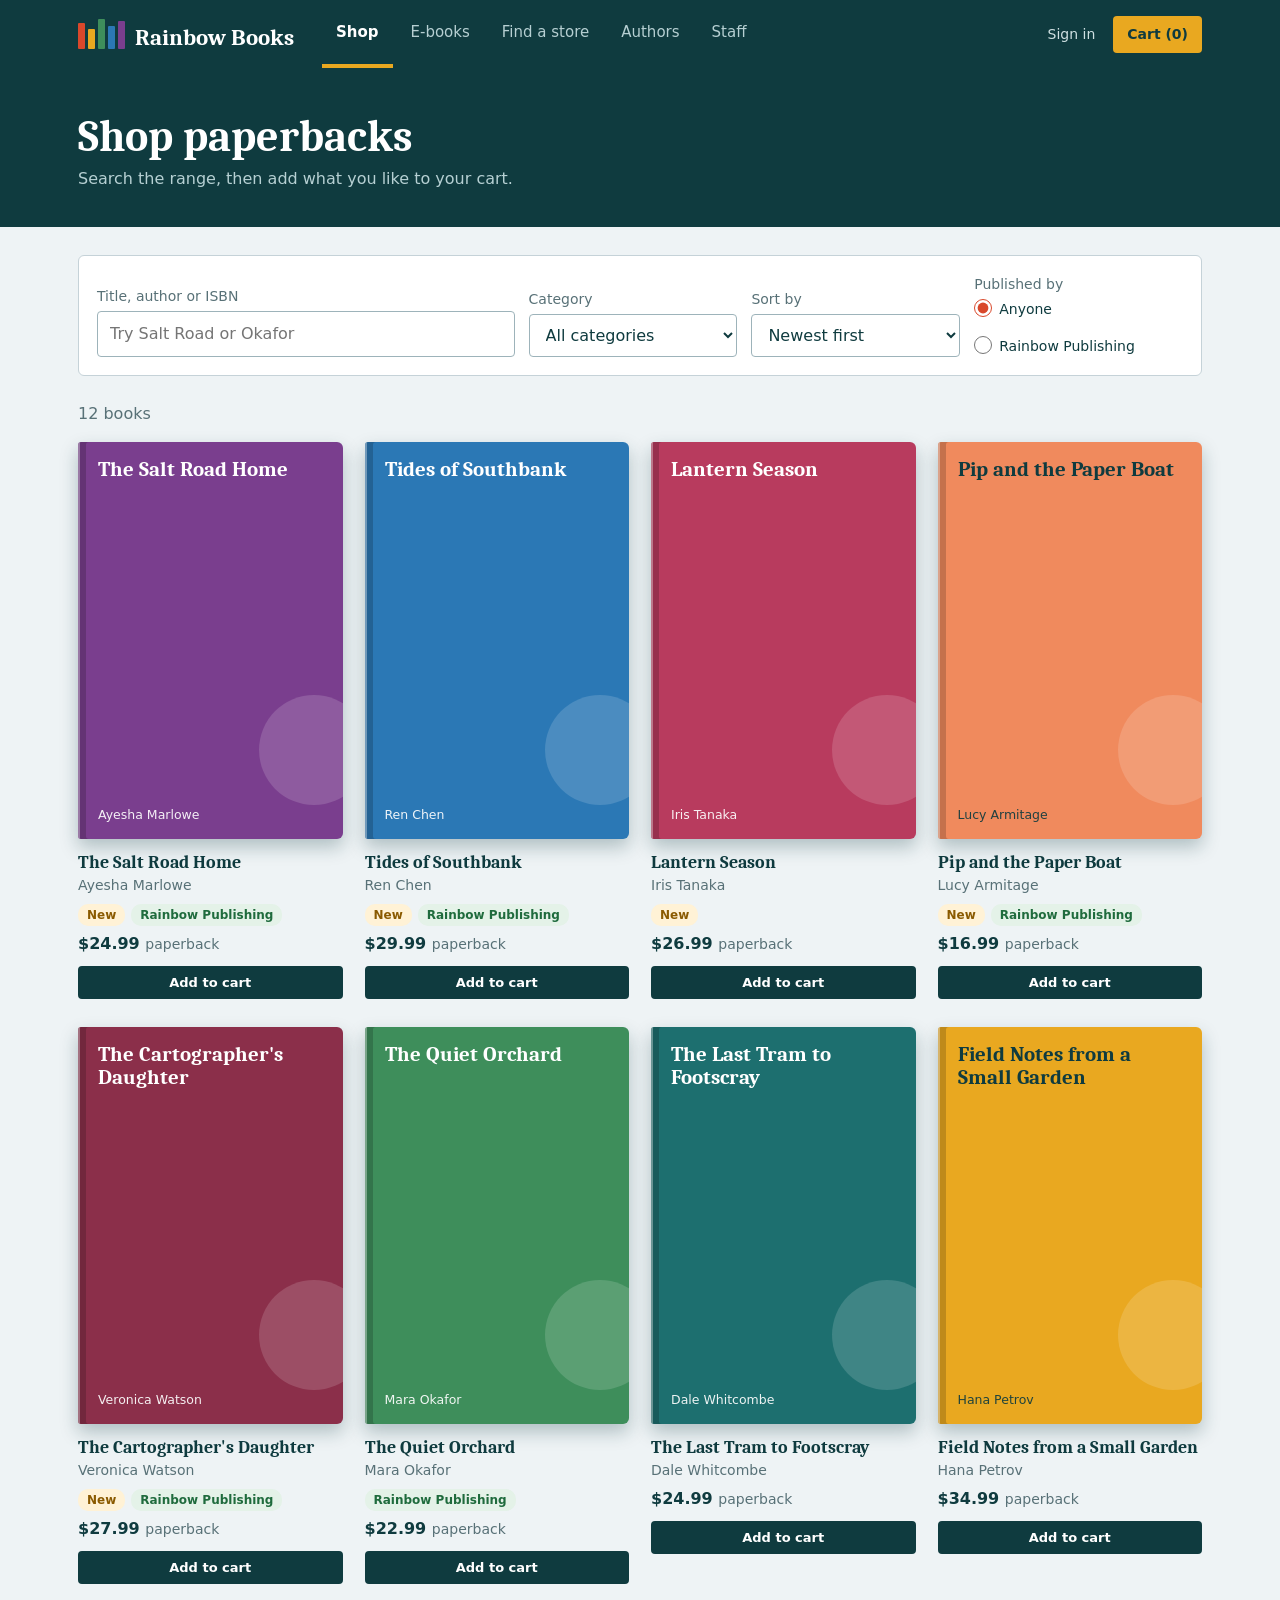
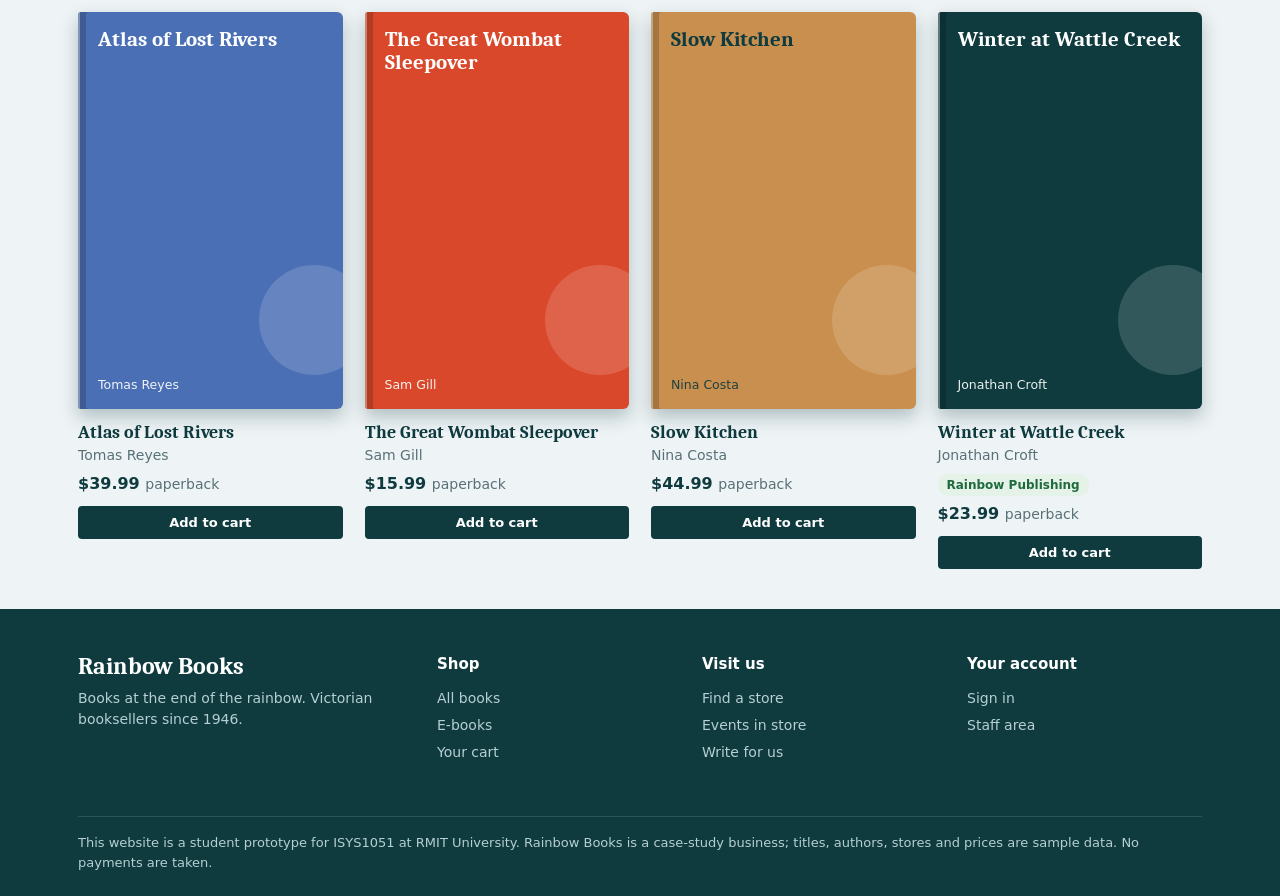
<file: shop.html>
<!doctype html><html lang="en"><head><meta charset="utf-8"><meta name="viewport" content="width=device-width,initial-scale=1"><title>Shop - Rainbow Books</title><link rel="stylesheet" href="style.css"></head><body>
<header class="hd" id="hd"></header>

<div class="page-h"><div class="wrap"><h1>Shop paperbacks</h1><p>Search the range, then add what you like to your cart.</p></div></div>
<div class="wrap" style="padding-top:28px">
<div class="filters"><div style="flex:2"><label for="q">Title, author or ISBN</label><input type="search" id="q" placeholder="Try Salt Road or Okafor"></div>
<div><label for="cat">Category</label><select id="cat"><option value="">All categories</option></select></div>
<div><label for="sort">Sort by</label><select id="sort"><option value="n">Newest first</option><option value="a">Title A to Z</option><option value="l">Price low to high</option><option value="h">Price high to low</option></select></div>
<div><label>Published by</label><div class="radios"><label style="margin:0;color:var(--ink)"><input type="radio" name="pub" value="" checked>Anyone</label><label style="margin:0;color:var(--ink)"><input type="radio" name="pub" value="1">Rainbow Publishing</label></div></div></div>
<div id="count" style="color:var(--mute);margin-bottom:16px"></div><div class="grid" id="grid"></div><div id="none" class="note" style="display:none">No books match that search. Clear a filter or try another word.</div></div>
<footer class="ft" id="ft"></footer>
<script src="app.js"></script><script>RB.init("shop");
var B=RB.BOOKS,cats={};B.forEach(function(b){cats[b.c]=1});var cs=document.getElementById("cat");Object.keys(cats).sort().forEach(function(c){var o=document.createElement("option");o.value=c;o.textContent=c;cs.appendChild(o)});
var qs=new URLSearchParams(location.search);if(qs.get("q"))document.getElementById("q").value=qs.get("q");if(qs.get("cat"))cs.value=qs.get("cat");
function draw(){var q=document.getElementById("q").value.toLowerCase(),c=cs.value,s=document.getElementById("sort").value,p=document.querySelector("input[name=pub]:checked").value;
var r=B.filter(function(b){return (!q||(b.t+" "+b.a).toLowerCase().indexOf(q)>-1)&&(!c||b.c==c)&&(!p||b.pub)});
r.sort(function(x,y){return s=="a"?x.t.localeCompare(y.t):s=="l"?x.p-y.p:s=="h"?y.p-x.p:(y.new-x.new)||(x.id-y.id)});
document.getElementById("grid").innerHTML=r.map(RB.card).join("");document.getElementById("count").textContent=r.length+" book"+(r.length==1?"":"s");document.getElementById("none").style.display=r.length?"none":"block";RB.bindAdd()}
["q","cat","sort"].forEach(function(i){document.getElementById(i).addEventListener("input",draw)});document.querySelectorAll("input[name=pub]").forEach(function(e){e.addEventListener("change",draw)});draw();</script></body></html>
</file>
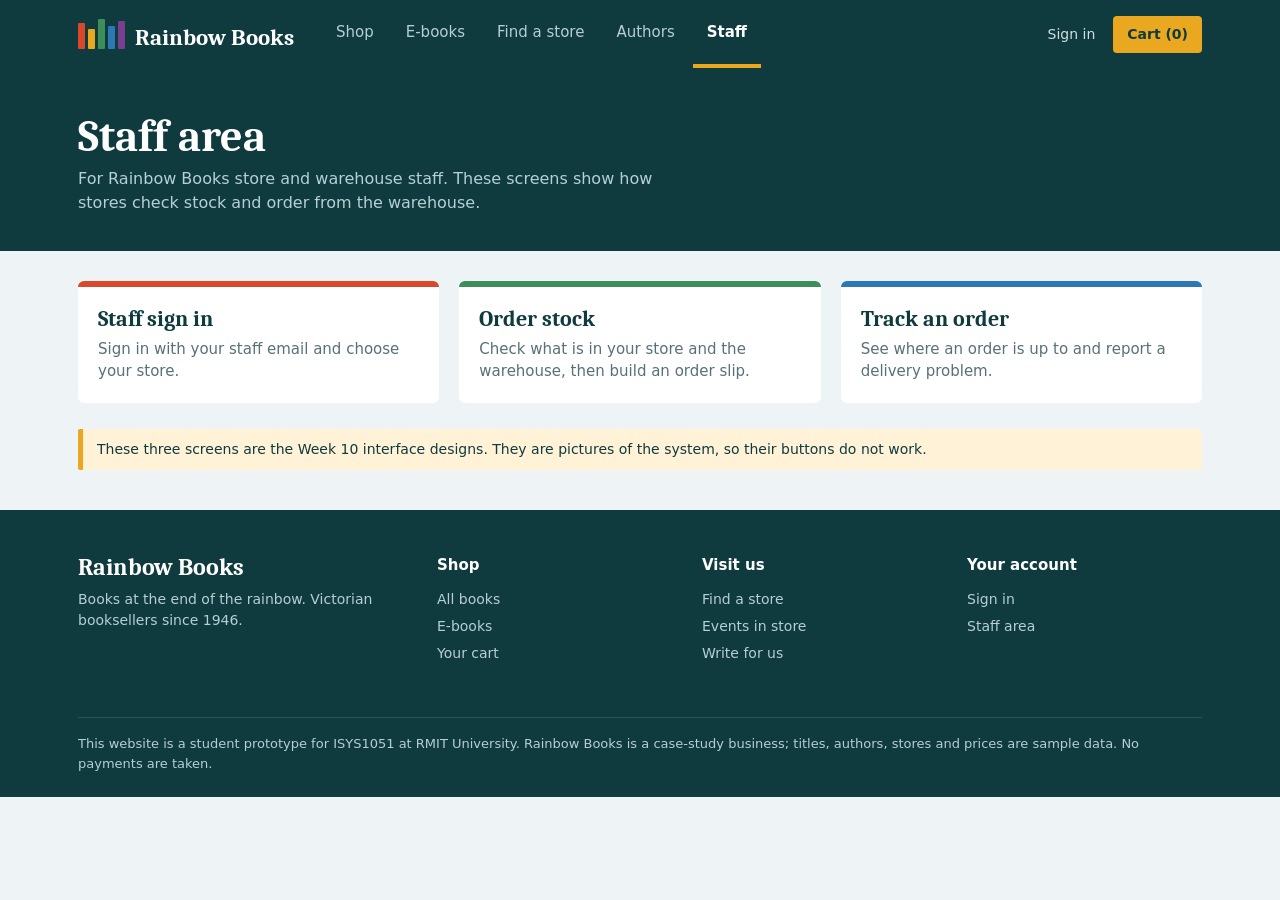
<file: staff.html>
<!doctype html><html lang="en"><head><meta charset="utf-8"><meta name="viewport" content="width=device-width,initial-scale=1"><title>Staff area - Rainbow Books</title><link rel="stylesheet" href="style.css"></head><body>
<header class="hd" id="hd"></header>

<div class="page-h"><div class="wrap"><h1>Staff area</h1><p>For Rainbow Books store and warehouse staff. These screens show how stores check stock and order from the warehouse.</p></div></div>
<div class="wrap" style="padding-top:30px"><div class="events"><a class="ev" href="staff/1_login.html" style="text-decoration:none"><h3 style="font-size:22px;margin-bottom:6px">Staff sign in</h3><p style="color:var(--mute);font-size:15px">Sign in with your staff email and choose your store.</p></a><a class="ev" href="staff/2_order_stock.html" style="text-decoration:none"><h3 style="font-size:22px;margin-bottom:6px">Order stock</h3><p style="color:var(--mute);font-size:15px">Check what is in your store and the warehouse, then build an order slip.</p></a><a class="ev" href="staff/3_track_order.html" style="text-decoration:none"><h3 style="font-size:22px;margin-bottom:6px">Track an order</h3><p style="color:var(--mute);font-size:15px">See where an order is up to and report a delivery problem.</p></a></div>
<div class="note" style="margin-top:26px">These three screens are the Week 10 interface designs. They are pictures of the system, so their buttons do not work.</div></div>
<footer class="ft" id="ft"></footer>
<script src="app.js"></script><script>RB.init("staff");</script></body></html>
</file>
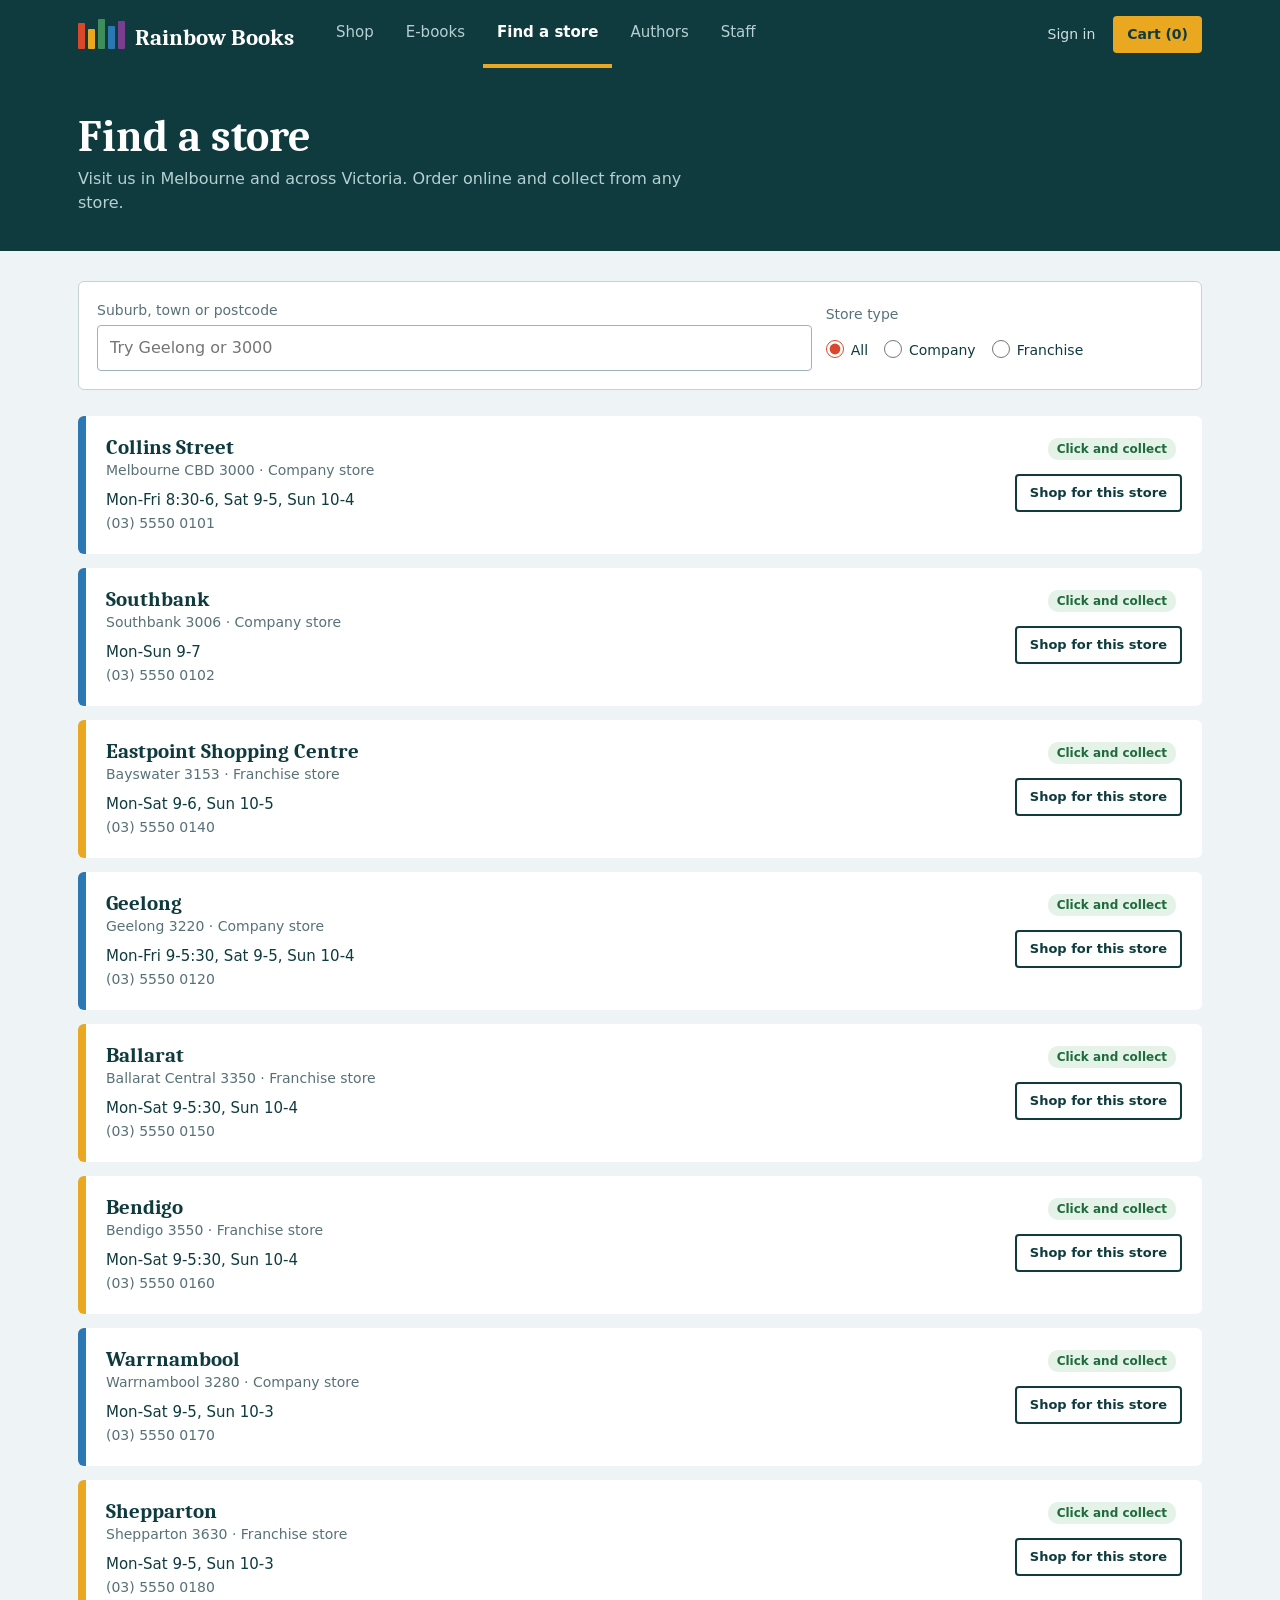
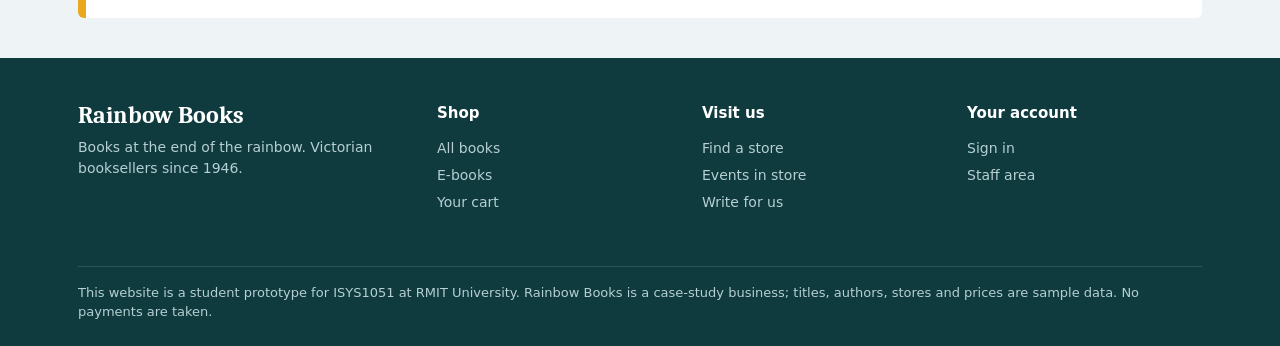
<file: stores.html>
<!doctype html><html lang="en"><head><meta charset="utf-8"><meta name="viewport" content="width=device-width,initial-scale=1"><title>Find a store - Rainbow Books</title><link rel="stylesheet" href="style.css"></head><body>
<header class="hd" id="hd"></header>

<div class="page-h"><div class="wrap"><h1>Find a store</h1><p>Visit us in Melbourne and across Victoria. Order online and collect from any store.</p></div></div>
<div class="wrap" style="padding-top:30px"><div class="filters"><div style="flex:2"><label for="q">Suburb, town or postcode</label><input type="search" id="q" placeholder="Try Geelong or 3000"></div><div><label>Store type</label><div class="radios"><label style="margin:0;color:var(--ink)"><input type="radio" name="t" value="" checked>All</label><label style="margin:0;color:var(--ink)"><input type="radio" name="t" value="Company">Company</label><label style="margin:0;color:var(--ink)"><input type="radio" name="t" value="Franchise">Franchise</label></div></div></div>
<div id="list"></div><div id="none" class="note" style="display:none">No stores match that search. Try a nearby suburb or clear the type filter.</div></div>
<footer class="ft" id="ft"></footer>
<script src="app.js"></script><script>RB.init("stores");
function draw(){var q=document.getElementById("q").value.toLowerCase(),t=document.querySelector("input[name=t]:checked").value;
var r=RB.STORES.filter(function(s){return (!q||(s.n+" "+s.s+" "+s.pc).toLowerCase().indexOf(q)>-1)&&(!t||s.t==t)});
document.getElementById("list").innerHTML=r.map(function(s){return '<div class="store '+(s.t=="Franchise"?"f":"")+'"><div style="flex:1"><h3>'+s.n+'</h3><div class="m">'+s.s+' '+s.pc+' &middot; '+s.t+' store</div><div style="margin-top:8px;font-size:15px">'+s.h+'</div><div class="m" style="margin-top:2px">'+s.ph+'</div></div><div style="text-align:right"><span class="tag s">Click and collect</span><div style="margin-top:14px"><a class="btn sm" href="shop.html">Shop for this store</a></div></div></div>'}).join("");document.getElementById("none").style.display=r.length?"none":"block"}
document.getElementById("q").oninput=draw;document.querySelectorAll("input[name=t]").forEach(function(e){e.onchange=draw});draw();</script></body></html>
</file>
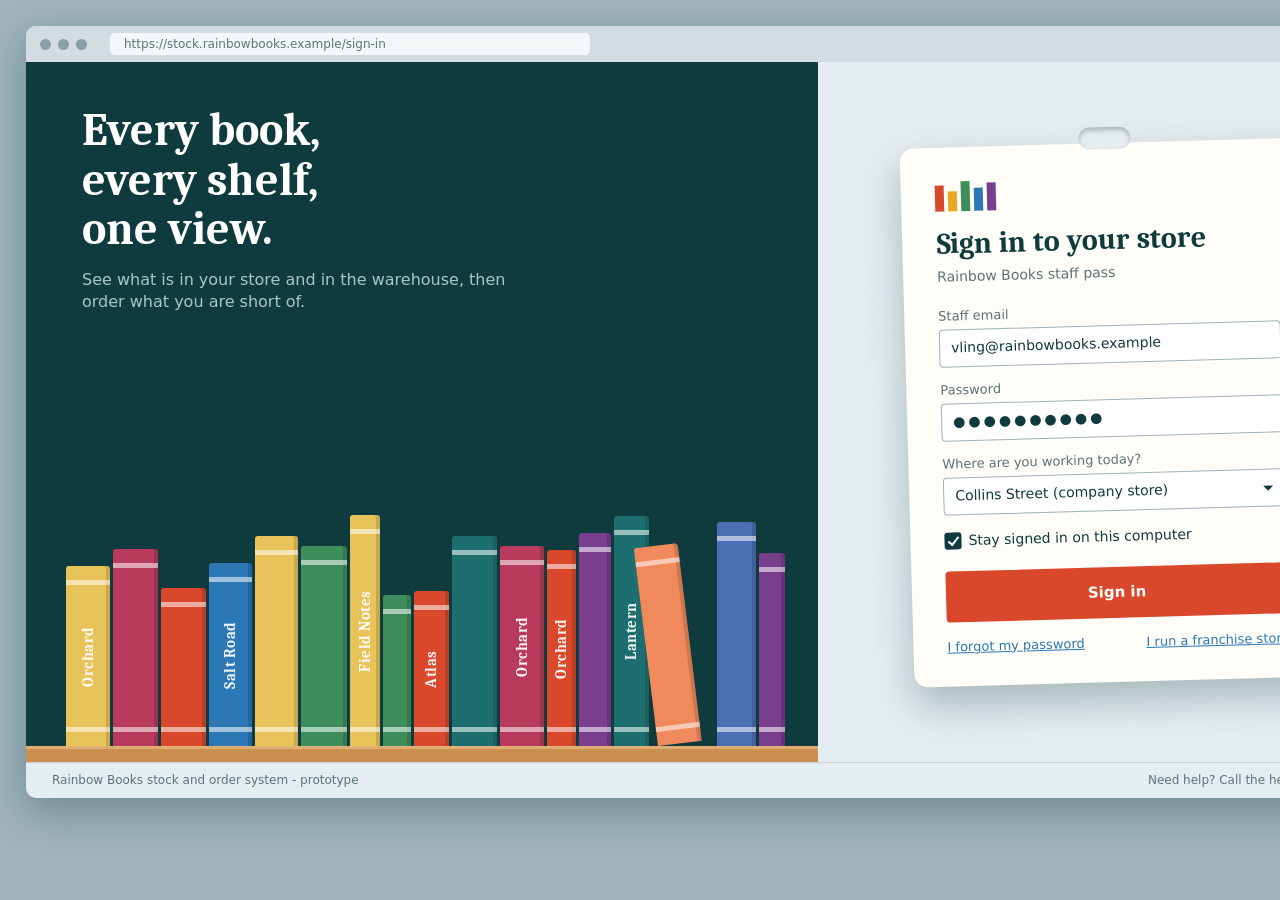
<file: staff/1_login.html>
<!doctype html><html><head><meta charset="utf-8"><title>Rainbow Books</title><style>@font-face{font-family:'Caladea';font-weight:400;src:url([data-uri])}
@font-face{font-family:'Caladea';font-weight:700;src:url([data-uri])}
@font-face{font-family:'Caladea';font-weight:700;font-style:italic;src:url([data-uri])}
:root{--ink:#0f3b3f;--red:#d9482b;--gold:#e9a820;--leaf:#3e8e5b;--sea:#2b78b5;--plum:#7a3e8e;--ground:#e6edf0;--slip:#fffdf7;--line:#c5d2d8;--mute:#5b7378}
*{box-sizing:border-box;margin:0;padding:0}
body{font-family:system-ui,-apple-system,'Segoe UI',Roboto,Arial,sans-serif;background:#9fb4bb;padding:26px;color:var(--ink);font-size:15px;line-height:1.4}
.win{width:1380px;margin:0 auto;background:var(--ground);border-radius:10px;overflow:hidden;box-shadow:0 14px 40px rgba(15,59,63,.35)}
.tb{height:36px;background:#d3dde1;display:flex;align-items:center;padding:0 14px;gap:7px}
.tb i{width:11px;height:11px;border-radius:50%;display:block;background:#8aa0a7}
.url{margin-left:16px;background:#f3f7f8;border-radius:5px;padding:3px 14px;font-size:12px;color:var(--mute);width:480px}
h1,h2,h3,.serif{font-family:'Caladea',Georgia,serif;font-weight:700}
/* header */
.hd{display:flex;align-items:center;background:var(--ink);color:#fff;height:62px;padding:0 26px;gap:34px}
.word{display:flex;align-items:flex-end;gap:3px;height:30px;margin-right:6px}
.word b{display:block;width:7px;border-radius:1px}
.brand{font-family:'Caladea',Georgia,serif;font-weight:700;font-size:22px;margin-left:6px}
.tabs{display:flex;gap:6px;height:100%}
.tabs span{display:flex;align-items:center;padding:0 16px;font-size:14px;color:#b6cfd2;border-bottom:4px solid transparent}
.tabs .on{color:#fff;font-weight:600;border-bottom-color:var(--gold)}
.me{margin-left:auto;display:flex;align-items:center;gap:12px;font-size:13px;color:#cfe0e2}
.me .pic{width:34px;height:34px;border-radius:50%;background:var(--gold);color:var(--ink);font-weight:700;display:flex;align-items:center;justify-content:center}
/* controls */
label{display:block;font-size:13px;color:var(--mute);margin-bottom:4px}
.in{background:#fff;border:1.5px solid #9db3ba;border-radius:4px;padding:8px 11px;min-height:38px;display:flex;align-items:center;justify-content:space-between;font-size:14px}
.in.ro{background:#eef3f5;border-style:dashed;color:var(--mute)}
.dd:after{content:'';border:5px solid transparent;border-top-color:var(--ink);margin-top:5px}
.btn{display:inline-block;padding:10px 20px;border-radius:4px;font-weight:700;font-size:14px;border:2px solid var(--ink);color:var(--ink);background:transparent}
.btn.go{background:var(--red);border-color:var(--red);color:#fff}
.btn.ink{background:var(--ink);color:#fff}
.btn.sm{padding:5px 11px;font-size:12px}
.rd{display:inline-block;width:17px;height:17px;border-radius:50%;border:2px solid var(--ink);vertical-align:-4px;margin-right:6px;position:relative;background:#fff}
.rd.on:after{content:'';position:absolute;inset:3px;background:var(--red);border-radius:50%}
.cb{display:inline-block;width:17px;height:17px;border:2px solid var(--ink);border-radius:3px;vertical-align:-4px;margin-right:7px;position:relative;background:#fff}
.cb.on{background:var(--ink)}.cb.on:after{content:'';position:absolute;left:4px;top:0;width:4px;height:9px;border:solid #fff;border-width:0 2.5px 2.5px 0;transform:rotate(40deg)}
.step{display:inline-flex;border:1.5px solid #9db3ba;border-radius:4px;background:#fff;height:32px;align-items:center}
.step b{width:30px;text-align:center;font-size:17px}.step span{width:34px;text-align:center;border-left:1px solid var(--line);border-right:1px solid var(--line);line-height:30px}
.foot{padding:9px 26px;font-size:12px;color:var(--mute);display:flex;justify-content:space-between;border-top:1px solid var(--line)}
</style></head><body><div class="win"><div class="tb"><i></i><i></i><i></i><div class="url">https://stock.rainbowbooks.example/sign-in</div></div><div style="display:flex;height:700px;background:#0f3b3f">
<div style="flex:1.25;position:relative;padding:44px 0 0 56px;overflow:hidden">
<div style="color:#fff;font-family:Caladea,Georgia,serif;font-weight:700;font-size:46px;line-height:1.08;max-width:520px">Every book,<br>every shelf,<br>one view.</div>
<div style="color:#a9c6c9;margin-top:14px;font-size:16px;max-width:430px">See what is in your store and in the warehouse, then order what you are short of.</div>
<div style="position:absolute;left:0;right:0;bottom:0">
 <div style="display:flex;align-items:flex-end;gap:3px;padding-left:40px;height:250px"><div style="position:relative;width:44px;height:180px;background:#e7c35a;border-radius:3px 3px 0 0;display:flex;align-items:center;justify-content:center;box-shadow:inset -4px 0 0 rgba(0,0,0,.14)"><i style="position:absolute;left:0;right:0;top:14px;height:5px;background:rgba(255,255,255,.55)"></i><i style="position:absolute;left:0;right:0;bottom:14px;height:5px;background:rgba(255,255,255,.55)"></i><span style="writing-mode:vertical-rl;transform:rotate(180deg);font-family:Caladea,serif;font-weight:700;font-size:15px;color:rgba(255,255,255,.92);letter-spacing:.5px">Orchard</span></div><div style="position:relative;width:45px;height:197px;background:#b83b5e;border-radius:3px 3px 0 0;display:flex;align-items:center;justify-content:center;box-shadow:inset -4px 0 0 rgba(0,0,0,.14)"><i style="position:absolute;left:0;right:0;top:14px;height:5px;background:rgba(255,255,255,.55)"></i><i style="position:absolute;left:0;right:0;bottom:14px;height:5px;background:rgba(255,255,255,.55)"></i></div><div style="position:relative;width:45px;height:158px;background:#d9482b;border-radius:3px 3px 0 0;display:flex;align-items:center;justify-content:center;box-shadow:inset -4px 0 0 rgba(0,0,0,.14)"><i style="position:absolute;left:0;right:0;top:14px;height:5px;background:rgba(255,255,255,.55)"></i><i style="position:absolute;left:0;right:0;bottom:14px;height:5px;background:rgba(255,255,255,.55)"></i></div><div style="position:relative;width:43px;height:183px;background:#2b78b5;border-radius:3px 3px 0 0;display:flex;align-items:center;justify-content:center;box-shadow:inset -4px 0 0 rgba(0,0,0,.14)"><i style="position:absolute;left:0;right:0;top:14px;height:5px;background:rgba(255,255,255,.55)"></i><i style="position:absolute;left:0;right:0;bottom:14px;height:5px;background:rgba(255,255,255,.55)"></i><span style="writing-mode:vertical-rl;transform:rotate(180deg);font-family:Caladea,serif;font-weight:700;font-size:15px;color:rgba(255,255,255,.92);letter-spacing:.5px">Salt Road</span></div><div style="position:relative;width:43px;height:210px;background:#e7c35a;border-radius:3px 3px 0 0;display:flex;align-items:center;justify-content:center;box-shadow:inset -4px 0 0 rgba(0,0,0,.14)"><i style="position:absolute;left:0;right:0;top:14px;height:5px;background:rgba(255,255,255,.55)"></i><i style="position:absolute;left:0;right:0;bottom:14px;height:5px;background:rgba(255,255,255,.55)"></i></div><div style="position:relative;width:46px;height:200px;background:#3e8e5b;border-radius:3px 3px 0 0;display:flex;align-items:center;justify-content:center;box-shadow:inset -4px 0 0 rgba(0,0,0,.14)"><i style="position:absolute;left:0;right:0;top:14px;height:5px;background:rgba(255,255,255,.55)"></i><i style="position:absolute;left:0;right:0;bottom:14px;height:5px;background:rgba(255,255,255,.55)"></i></div><div style="position:relative;width:30px;height:231px;background:#e7c35a;border-radius:3px 3px 0 0;display:flex;align-items:center;justify-content:center;box-shadow:inset -4px 0 0 rgba(0,0,0,.14)"><i style="position:absolute;left:0;right:0;top:14px;height:5px;background:rgba(255,255,255,.55)"></i><i style="position:absolute;left:0;right:0;bottom:14px;height:5px;background:rgba(255,255,255,.55)"></i><span style="writing-mode:vertical-rl;transform:rotate(180deg);font-family:Caladea,serif;font-weight:700;font-size:15px;color:rgba(255,255,255,.92);letter-spacing:.5px">Field Notes</span></div><div style="position:relative;width:28px;height:151px;background:#3e8e5b;border-radius:3px 3px 0 0;display:flex;align-items:center;justify-content:center;box-shadow:inset -4px 0 0 rgba(0,0,0,.14)"><i style="position:absolute;left:0;right:0;top:14px;height:5px;background:rgba(255,255,255,.55)"></i><i style="position:absolute;left:0;right:0;bottom:14px;height:5px;background:rgba(255,255,255,.55)"></i></div><div style="position:relative;width:35px;height:155px;background:#d9482b;border-radius:3px 3px 0 0;display:flex;align-items:center;justify-content:center;box-shadow:inset -4px 0 0 rgba(0,0,0,.14)"><i style="position:absolute;left:0;right:0;top:14px;height:5px;background:rgba(255,255,255,.55)"></i><i style="position:absolute;left:0;right:0;bottom:14px;height:5px;background:rgba(255,255,255,.55)"></i><span style="writing-mode:vertical-rl;transform:rotate(180deg);font-family:Caladea,serif;font-weight:700;font-size:15px;color:rgba(255,255,255,.92);letter-spacing:.5px">Atlas</span></div><div style="position:relative;width:45px;height:210px;background:#1d6f6f;border-radius:3px 3px 0 0;display:flex;align-items:center;justify-content:center;box-shadow:inset -4px 0 0 rgba(0,0,0,.14)"><i style="position:absolute;left:0;right:0;top:14px;height:5px;background:rgba(255,255,255,.55)"></i><i style="position:absolute;left:0;right:0;bottom:14px;height:5px;background:rgba(255,255,255,.55)"></i></div><div style="position:relative;width:44px;height:200px;background:#b83b5e;border-radius:3px 3px 0 0;display:flex;align-items:center;justify-content:center;box-shadow:inset -4px 0 0 rgba(0,0,0,.14)"><i style="position:absolute;left:0;right:0;top:14px;height:5px;background:rgba(255,255,255,.55)"></i><i style="position:absolute;left:0;right:0;bottom:14px;height:5px;background:rgba(255,255,255,.55)"></i><span style="writing-mode:vertical-rl;transform:rotate(180deg);font-family:Caladea,serif;font-weight:700;font-size:15px;color:rgba(255,255,255,.92);letter-spacing:.5px">Orchard</span></div><div style="position:relative;width:29px;height:196px;background:#d9482b;border-radius:3px 3px 0 0;display:flex;align-items:center;justify-content:center;box-shadow:inset -4px 0 0 rgba(0,0,0,.14)"><i style="position:absolute;left:0;right:0;top:14px;height:5px;background:rgba(255,255,255,.55)"></i><i style="position:absolute;left:0;right:0;bottom:14px;height:5px;background:rgba(255,255,255,.55)"></i><span style="writing-mode:vertical-rl;transform:rotate(180deg);font-family:Caladea,serif;font-weight:700;font-size:15px;color:rgba(255,255,255,.92);letter-spacing:.5px">Orchard</span></div><div style="position:relative;width:32px;height:213px;background:#7a3e8e;border-radius:3px 3px 0 0;display:flex;align-items:center;justify-content:center;box-shadow:inset -4px 0 0 rgba(0,0,0,.14)"><i style="position:absolute;left:0;right:0;top:14px;height:5px;background:rgba(255,255,255,.55)"></i><i style="position:absolute;left:0;right:0;bottom:14px;height:5px;background:rgba(255,255,255,.55)"></i></div><div style="position:relative;width:35px;height:230px;background:#1d6f6f;border-radius:3px 3px 0 0;display:flex;align-items:center;justify-content:center;box-shadow:inset -4px 0 0 rgba(0,0,0,.14)"><i style="position:absolute;left:0;right:0;top:14px;height:5px;background:rgba(255,255,255,.55)"></i><i style="position:absolute;left:0;right:0;bottom:14px;height:5px;background:rgba(255,255,255,.55)"></i><span style="writing-mode:vertical-rl;transform:rotate(180deg);font-family:Caladea,serif;font-weight:700;font-size:15px;color:rgba(255,255,255,.92);letter-spacing:.5px">Lantern</span></div><div style="position:relative;width:44px;height:199px;background:#f08a5d;border-radius:3px 3px 0 0;display:flex;align-items:center;justify-content:center;transform:rotate(-7deg);transform-origin:bottom left;margin-left:6px;margin-right:12px;box-shadow:inset -4px 0 0 rgba(0,0,0,.14)"><i style="position:absolute;left:0;right:0;top:14px;height:5px;background:rgba(255,255,255,.55)"></i><i style="position:absolute;left:0;right:0;bottom:14px;height:5px;background:rgba(255,255,255,.55)"></i></div><div style="position:relative;width:39px;height:224px;background:#4b6fb5;border-radius:3px 3px 0 0;display:flex;align-items:center;justify-content:center;box-shadow:inset -4px 0 0 rgba(0,0,0,.14)"><i style="position:absolute;left:0;right:0;top:14px;height:5px;background:rgba(255,255,255,.55)"></i><i style="position:absolute;left:0;right:0;bottom:14px;height:5px;background:rgba(255,255,255,.55)"></i></div><div style="position:relative;width:26px;height:193px;background:#7a3e8e;border-radius:3px 3px 0 0;display:flex;align-items:center;justify-content:center;box-shadow:inset -4px 0 0 rgba(0,0,0,.14)"><i style="position:absolute;left:0;right:0;top:14px;height:5px;background:rgba(255,255,255,.55)"></i><i style="position:absolute;left:0;right:0;bottom:14px;height:5px;background:rgba(255,255,255,.55)"></i></div></div><div style="height:16px;background:#c98f4e;border-top:3px solid #e0ad73"></div>
</div></div>
<div style="flex:1;display:flex;align-items:center;justify-content:center;background:#e6edf0;position:relative">
 <div style="width:410px;background:var(--slip);border-radius:14px;padding:34px 34px 30px;transform:rotate(-1.6deg);box-shadow:0 18px 40px rgba(15,59,63,.3);position:relative">
  <div style="position:absolute;top:-16px;left:50%;margin-left:-26px;width:52px;height:22px;border-radius:11px;background:#e6edf0;box-shadow:inset 0 3px 5px rgba(0,0,0,.25)"></div>
  <div style="display:flex;gap:4px;align-items:flex-end;margin-bottom:12px"><b style="width:9px;height:26px;background:#d9482b"></b><b style="width:9px;height:20px;background:#e9a820"></b><b style="width:9px;height:30px;background:#3e8e5b"></b><b style="width:9px;height:23px;background:#2b78b5"></b><b style="width:9px;height:28px;background:#7a3e8e"></b></div>
  <h1 style="font-size:30px;margin-bottom:2px">Sign in to your store</h1>
  <div style="color:var(--mute);font-size:14px;margin-bottom:20px">Rainbow Books staff pass</div>
  <div style="margin-bottom:14px"><label>Staff email</label><div class="in">vling@rainbowbooks.example</div></div>
  <div style="margin-bottom:14px"><label>Password</label><div class="in" style="letter-spacing:3px">&#9679;&#9679;&#9679;&#9679;&#9679;&#9679;&#9679;&#9679;&#9679;&#9679;</div></div>
  <div style="margin-bottom:16px"><label>Where are you working today?</label><div class="in dd">Collins Street (company store)</div></div>
  <div style="font-size:14px;margin-bottom:20px"><span class="cb on"></span>Stay signed in on this computer</div>
  <div class="btn go" style="display:block;text-align:center;padding:13px;font-size:15px">Sign in</div>
  <div style="display:flex;justify-content:space-between;font-size:13px;margin-top:16px;color:var(--sea)"><span style="text-decoration:underline">I forgot my password</span><span style="text-decoration:underline">I run a franchise store</span></div>
 </div></div></div><div class="foot"><span>Rainbow Books stock and order system - prototype</span><span>Need help? Call the help desk on 4100</span></div></div></body></html>
</file>
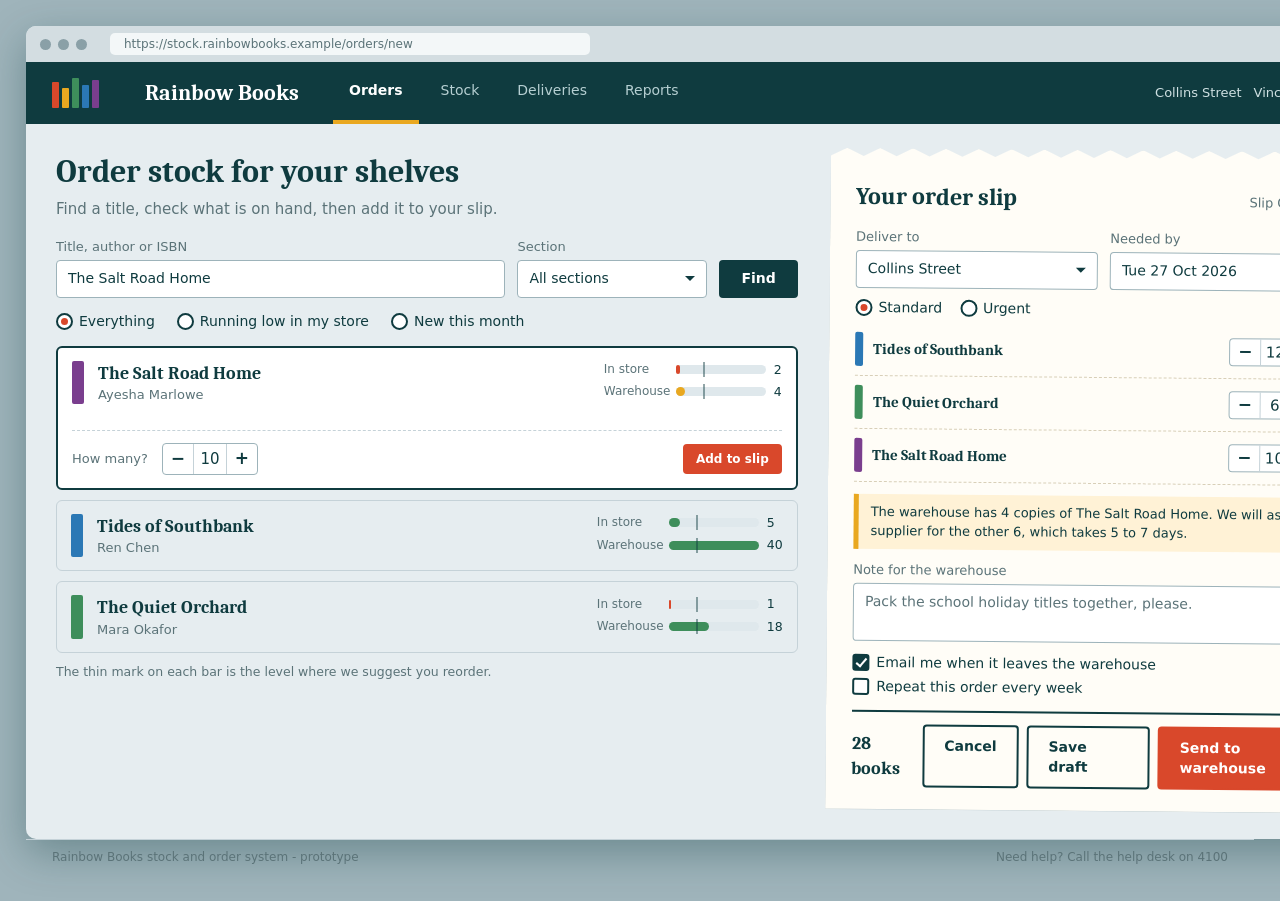
<file: staff/2_order_stock.html>
<!doctype html><html><head><meta charset="utf-8"><title>Rainbow Books</title><style>@font-face{font-family:'Caladea';font-weight:400;src:url([data-uri])}
@font-face{font-family:'Caladea';font-weight:700;src:url([data-uri])}
@font-face{font-family:'Caladea';font-weight:700;font-style:italic;src:url([data-uri])}
:root{--ink:#0f3b3f;--red:#d9482b;--gold:#e9a820;--leaf:#3e8e5b;--sea:#2b78b5;--plum:#7a3e8e;--ground:#e6edf0;--slip:#fffdf7;--line:#c5d2d8;--mute:#5b7378}
*{box-sizing:border-box;margin:0;padding:0}
body{font-family:system-ui,-apple-system,'Segoe UI',Roboto,Arial,sans-serif;background:#9fb4bb;padding:26px;color:var(--ink);font-size:15px;line-height:1.4}
.win{width:1380px;margin:0 auto;background:var(--ground);border-radius:10px;overflow:hidden;box-shadow:0 14px 40px rgba(15,59,63,.35)}
.tb{height:36px;background:#d3dde1;display:flex;align-items:center;padding:0 14px;gap:7px}
.tb i{width:11px;height:11px;border-radius:50%;display:block;background:#8aa0a7}
.url{margin-left:16px;background:#f3f7f8;border-radius:5px;padding:3px 14px;font-size:12px;color:var(--mute);width:480px}
h1,h2,h3,.serif{font-family:'Caladea',Georgia,serif;font-weight:700}
/* header */
.hd{display:flex;align-items:center;background:var(--ink);color:#fff;height:62px;padding:0 26px;gap:34px}
.word{display:flex;align-items:flex-end;gap:3px;height:30px;margin-right:6px}
.word b{display:block;width:7px;border-radius:1px}
.brand{font-family:'Caladea',Georgia,serif;font-weight:700;font-size:22px;margin-left:6px}
.tabs{display:flex;gap:6px;height:100%}
.tabs span{display:flex;align-items:center;padding:0 16px;font-size:14px;color:#b6cfd2;border-bottom:4px solid transparent}
.tabs .on{color:#fff;font-weight:600;border-bottom-color:var(--gold)}
.me{margin-left:auto;display:flex;align-items:center;gap:12px;font-size:13px;color:#cfe0e2}
.me .pic{width:34px;height:34px;border-radius:50%;background:var(--gold);color:var(--ink);font-weight:700;display:flex;align-items:center;justify-content:center}
/* controls */
label{display:block;font-size:13px;color:var(--mute);margin-bottom:4px}
.in{background:#fff;border:1.5px solid #9db3ba;border-radius:4px;padding:8px 11px;min-height:38px;display:flex;align-items:center;justify-content:space-between;font-size:14px}
.in.ro{background:#eef3f5;border-style:dashed;color:var(--mute)}
.dd:after{content:'';border:5px solid transparent;border-top-color:var(--ink);margin-top:5px}
.btn{display:inline-block;padding:10px 20px;border-radius:4px;font-weight:700;font-size:14px;border:2px solid var(--ink);color:var(--ink);background:transparent}
.btn.go{background:var(--red);border-color:var(--red);color:#fff}
.btn.ink{background:var(--ink);color:#fff}
.btn.sm{padding:5px 11px;font-size:12px}
.rd{display:inline-block;width:17px;height:17px;border-radius:50%;border:2px solid var(--ink);vertical-align:-4px;margin-right:6px;position:relative;background:#fff}
.rd.on:after{content:'';position:absolute;inset:3px;background:var(--red);border-radius:50%}
.cb{display:inline-block;width:17px;height:17px;border:2px solid var(--ink);border-radius:3px;vertical-align:-4px;margin-right:7px;position:relative;background:#fff}
.cb.on{background:var(--ink)}.cb.on:after{content:'';position:absolute;left:4px;top:0;width:4px;height:9px;border:solid #fff;border-width:0 2.5px 2.5px 0;transform:rotate(40deg)}
.step{display:inline-flex;border:1.5px solid #9db3ba;border-radius:4px;background:#fff;height:32px;align-items:center}
.step b{width:30px;text-align:center;font-size:17px}.step span{width:34px;text-align:center;border-left:1px solid var(--line);border-right:1px solid var(--line);line-height:30px}
.foot{padding:9px 26px;font-size:12px;color:var(--mute);display:flex;justify-content:space-between;border-top:1px solid var(--line)}
</style></head><body><div class="win"><div class="tb"><i></i><i></i><i></i><div class="url">https://stock.rainbowbooks.example/orders/new</div></div><div class="hd"><div class="word"><b style="height:26px;background:#d9482b"></b><b style="height:20px;background:#e9a820"></b><b style="height:30px;background:#3e8e5b"></b><b style="height:23px;background:#2b78b5"></b><b style="height:28px;background:#7a3e8e"></b></div><div class="brand">Rainbow Books</div><div class="tabs"><span class="on">Orders</span><span class="">Stock</span><span class="">Deliveries</span><span class="">Reports</span></div><div class="me"><span>Collins Street</span><span>Vincent Ling</span><div class="pic">VL</div></div></div>
<div style="display:flex;gap:30px;padding:26px 30px 28px;align-items:flex-start">
<div style="flex:1.15">
 <h1 style="font-size:32px;margin-bottom:4px">Order stock for your shelves</h1>
 <div style="color:var(--mute);margin-bottom:18px">Find a title, check what is on hand, then add it to your slip.</div>
 <div style="display:flex;gap:12px;align-items:flex-end;margin-bottom:14px">
  <div style="flex:1"><label>Title, author or ISBN</label><div class="in">The Salt Road Home</div></div>
  <div style="width:190px"><label>Section</label><div class="in dd">All sections</div></div>
  <span class="btn ink" style="height:38px;padding-top:7px">Find</span></div>
 <div style="font-size:14px;margin-bottom:14px;display:flex;gap:22px"><span><span class="rd on"></span>Everything</span><span><span class="rd"></span>Running low in my store</span><span><span class="rd"></span>New this month</span></div>
 <div style="display:flex;gap:14px;padding:13px 14px;background:#fff;border:2px solid var(--ink);border-radius:6px;margin-bottom:10px"><div style="display:flex;gap:14px;flex:1;flex-direction:column"><div style="display:flex;gap:14px"><div style="width:12px;background:#7a3e8e;border-radius:2px;align-self:stretch"></div><div style="flex:1"><div class="serif" style="font-size:18px">The Salt Road Home</div><div style="font-size:13px;color:var(--mute)">Ayesha Marlowe</div></div><div style="display:flex;flex-direction:column;gap:5px"><div style="display:flex;gap:10px;align-items:center"><span style="font-size:12px;color:var(--mute);width:62px">In store</span><div style="display:flex;align-items:center;gap:8px;font-size:12.5px"><div style="width:90px;height:9px;background:#dfe8ec;border-radius:5px;position:relative"><div style="width:5.0%;height:100%;background:#d9482b;border-radius:5px"></div><i style="position:absolute;left:30%;top:-3px;width:2px;height:15px;background:var(--ink);opacity:.45"></i></div>2</div></div><div style="display:flex;gap:10px;align-items:center"><span style="font-size:12px;color:var(--mute);width:62px">Warehouse</span><div style="display:flex;align-items:center;gap:8px;font-size:12.5px"><div style="width:90px;height:9px;background:#dfe8ec;border-radius:5px;position:relative"><div style="width:10.0%;height:100%;background:#e9a820;border-radius:5px"></div><i style="position:absolute;left:30%;top:-3px;width:2px;height:15px;background:var(--ink);opacity:.45"></i></div>4</div></div></div></div><div style="display:flex;align-items:center;gap:14px;margin-top:12px;padding-top:12px;border-top:1px dashed var(--line)"><label style="margin:0">How many?</label><div class="step"><b>&minus;</b><span>10</span><b>+</b></div><span class="btn go sm" style="margin-left:auto">Add to slip</span></div></div></div>
 <div style="display:flex;gap:14px;padding:13px 14px;background:transparent;border:1px solid var(--line);border-radius:6px;margin-bottom:10px"><div style="display:flex;gap:14px;flex:1;flex-direction:column"><div style="display:flex;gap:14px"><div style="width:12px;background:#2b78b5;border-radius:2px;align-self:stretch"></div><div style="flex:1"><div class="serif" style="font-size:18px">Tides of Southbank</div><div style="font-size:13px;color:var(--mute)">Ren Chen</div></div><div style="display:flex;flex-direction:column;gap:5px"><div style="display:flex;gap:10px;align-items:center"><span style="font-size:12px;color:var(--mute);width:62px">In store</span><div style="display:flex;align-items:center;gap:8px;font-size:12.5px"><div style="width:90px;height:9px;background:#dfe8ec;border-radius:5px;position:relative"><div style="width:12.5%;height:100%;background:#3e8e5b;border-radius:5px"></div><i style="position:absolute;left:30%;top:-3px;width:2px;height:15px;background:var(--ink);opacity:.45"></i></div>5</div></div><div style="display:flex;gap:10px;align-items:center"><span style="font-size:12px;color:var(--mute);width:62px">Warehouse</span><div style="display:flex;align-items:center;gap:8px;font-size:12.5px"><div style="width:90px;height:9px;background:#dfe8ec;border-radius:5px;position:relative"><div style="width:100%;height:100%;background:#3e8e5b;border-radius:5px"></div><i style="position:absolute;left:30%;top:-3px;width:2px;height:15px;background:var(--ink);opacity:.45"></i></div>40</div></div></div></div></div></div>
 <div style="display:flex;gap:14px;padding:13px 14px;background:transparent;border:1px solid var(--line);border-radius:6px;margin-bottom:10px"><div style="display:flex;gap:14px;flex:1;flex-direction:column"><div style="display:flex;gap:14px"><div style="width:12px;background:#3e8e5b;border-radius:2px;align-self:stretch"></div><div style="flex:1"><div class="serif" style="font-size:18px">The Quiet Orchard</div><div style="font-size:13px;color:var(--mute)">Mara Okafor</div></div><div style="display:flex;flex-direction:column;gap:5px"><div style="display:flex;gap:10px;align-items:center"><span style="font-size:12px;color:var(--mute);width:62px">In store</span><div style="display:flex;align-items:center;gap:8px;font-size:12.5px"><div style="width:90px;height:9px;background:#dfe8ec;border-radius:5px;position:relative"><div style="width:2.5%;height:100%;background:#d9482b;border-radius:5px"></div><i style="position:absolute;left:30%;top:-3px;width:2px;height:15px;background:var(--ink);opacity:.45"></i></div>1</div></div><div style="display:flex;gap:10px;align-items:center"><span style="font-size:12px;color:var(--mute);width:62px">Warehouse</span><div style="display:flex;align-items:center;gap:8px;font-size:12.5px"><div style="width:90px;height:9px;background:#dfe8ec;border-radius:5px;position:relative"><div style="width:45.0%;height:100%;background:#3e8e5b;border-radius:5px"></div><i style="position:absolute;left:30%;top:-3px;width:2px;height:15px;background:var(--ink);opacity:.45"></i></div>18</div></div></div></div></div></div>
 <div style="font-size:12.5px;color:var(--mute);margin-top:4px">The thin mark on each bar is the level where we suggest you reorder.</div>
</div>
<div style="flex:.85;position:relative;transform:rotate(.5deg)">
 <div style="background:var(--slip);padding:26px 26px 22px;box-shadow:0 12px 30px rgba(15,59,63,.25);
  clip-path:polygon(0 8px,3% 0,6% 8px,9% 0,12% 8px,15% 0,18% 8px,21% 0,24% 8px,27% 0,30% 8px,33% 0,36% 8px,39% 0,42% 8px,45% 0,48% 8px,51% 0,54% 8px,57% 0,60% 8px,63% 0,66% 8px,69% 0,72% 8px,75% 0,78% 8px,81% 0,84% 8px,87% 0,90% 8px,93% 0,96% 8px,100% 0,100% 100%,0 100%)">
  <div style="display:flex;justify-content:space-between;align-items:baseline;margin-top:6px"><h2 style="font-size:24px">Your order slip</h2><span style="font-size:13px;color:var(--mute)">Slip ORD-20481</span></div>
  <div style="display:flex;gap:12px;margin:14px 0 8px">
   <div style="flex:1"><label>Deliver to</label><div class="in dd">Collins Street</div></div>
   <div style="flex:1"><label>Needed by</label><div class="in">Tue 27 Oct 2026<span style="color:var(--mute);font-size:12px">pick</span></div></div></div>
  <div style="font-size:14px;margin:10px 0 6px"><span class="rd on"></span>Standard &nbsp;&nbsp;&nbsp;<span class="rd"></span>Urgent</div>
  <div style="margin-top:6px"><div style="display:flex;align-items:center;gap:10px;padding:9px 0;border-bottom:1px dashed #d8cfb8"><div style="width:8px;height:34px;background:#2b78b5;border-radius:2px"></div><div style="flex:1"><div class="serif" style="font-size:15px;line-height:1.15">Tides of Southbank</div></div><div class="step" style="height:28px"><b>&minus;</b><span style="width:30px;line-height:26px">12</span><b>+</b></div><span style="color:var(--red);font-size:20px;width:20px;text-align:center">&times;</span></div><div style="display:flex;align-items:center;gap:10px;padding:9px 0;border-bottom:1px dashed #d8cfb8"><div style="width:8px;height:34px;background:#3e8e5b;border-radius:2px"></div><div style="flex:1"><div class="serif" style="font-size:15px;line-height:1.15">The Quiet Orchard</div></div><div class="step" style="height:28px"><b>&minus;</b><span style="width:30px;line-height:26px">6</span><b>+</b></div><span style="color:var(--red);font-size:20px;width:20px;text-align:center">&times;</span></div><div style="display:flex;align-items:center;gap:10px;padding:9px 0;border-bottom:1px dashed #d8cfb8"><div style="width:8px;height:34px;background:#7a3e8e;border-radius:2px"></div><div style="flex:1"><div class="serif" style="font-size:15px;line-height:1.15">The Salt Road Home</div></div><div class="step" style="height:28px"><b>&minus;</b><span style="width:30px;line-height:26px">10</span><b>+</b></div><span style="color:var(--red);font-size:20px;width:20px;text-align:center">&times;</span></div></div>
  <div style="background:#fff2d6;border-left:5px solid var(--gold);padding:9px 12px;font-size:13px;margin:12px 0">The warehouse has 4 copies of The Salt Road Home. We will ask the supplier for the other 6, which takes 5 to 7 days.</div>
  <label>Note for the warehouse</label><div class="in" style="min-height:58px;align-items:flex-start;color:var(--mute)">Pack the school holiday titles together, please.</div>
  <div style="font-size:14px;margin:12px 0 4px"><span class="cb on"></span>Email me when it leaves the warehouse</div>
  <div style="font-size:14px;margin-bottom:14px"><span class="cb"></span>Repeat this order every week</div>
  <div style="display:flex;justify-content:space-between;align-items:center;border-top:2px solid var(--ink);padding-top:12px"><span class="serif" style="font-size:18px">28 books</span><div style="display:flex;gap:8px"><span class="btn">Cancel</span><span class="btn">Save draft</span><span class="btn go">Send to warehouse</span></div></div>
 </div></div></div></div><div class="foot"><span>Rainbow Books stock and order system - prototype</span><span>Need help? Call the help desk on 4100</span></div></div></body></html>
</file>
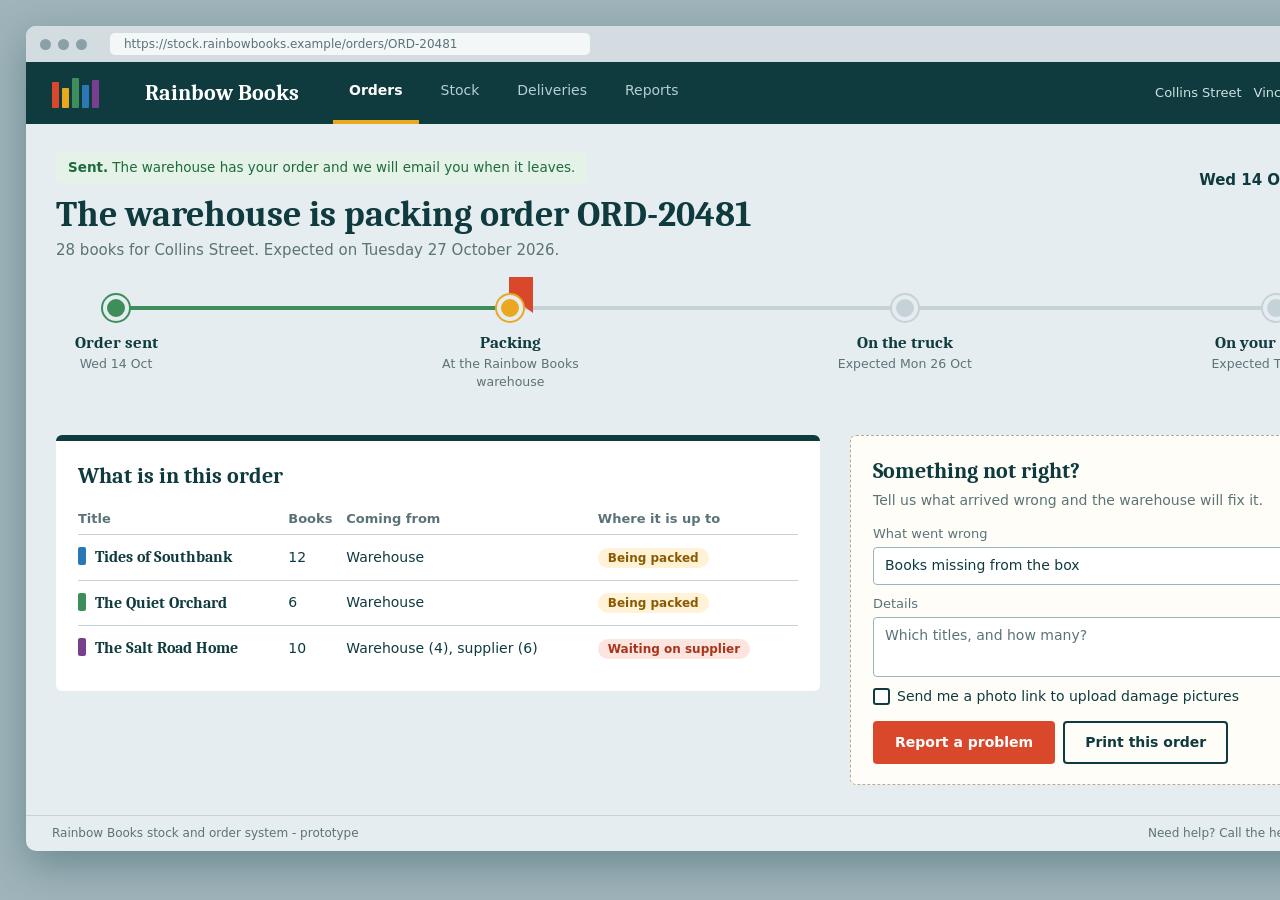
<file: staff/3_track_order.html>
<!doctype html><html><head><meta charset="utf-8"><title>Rainbow Books</title><style>@font-face{font-family:'Caladea';font-weight:400;src:url([data-uri])}
@font-face{font-family:'Caladea';font-weight:700;src:url([data-uri])}
@font-face{font-family:'Caladea';font-weight:700;font-style:italic;src:url([data-uri])}
:root{--ink:#0f3b3f;--red:#d9482b;--gold:#e9a820;--leaf:#3e8e5b;--sea:#2b78b5;--plum:#7a3e8e;--ground:#e6edf0;--slip:#fffdf7;--line:#c5d2d8;--mute:#5b7378}
*{box-sizing:border-box;margin:0;padding:0}
body{font-family:system-ui,-apple-system,'Segoe UI',Roboto,Arial,sans-serif;background:#9fb4bb;padding:26px;color:var(--ink);font-size:15px;line-height:1.4}
.win{width:1380px;margin:0 auto;background:var(--ground);border-radius:10px;overflow:hidden;box-shadow:0 14px 40px rgba(15,59,63,.35)}
.tb{height:36px;background:#d3dde1;display:flex;align-items:center;padding:0 14px;gap:7px}
.tb i{width:11px;height:11px;border-radius:50%;display:block;background:#8aa0a7}
.url{margin-left:16px;background:#f3f7f8;border-radius:5px;padding:3px 14px;font-size:12px;color:var(--mute);width:480px}
h1,h2,h3,.serif{font-family:'Caladea',Georgia,serif;font-weight:700}
/* header */
.hd{display:flex;align-items:center;background:var(--ink);color:#fff;height:62px;padding:0 26px;gap:34px}
.word{display:flex;align-items:flex-end;gap:3px;height:30px;margin-right:6px}
.word b{display:block;width:7px;border-radius:1px}
.brand{font-family:'Caladea',Georgia,serif;font-weight:700;font-size:22px;margin-left:6px}
.tabs{display:flex;gap:6px;height:100%}
.tabs span{display:flex;align-items:center;padding:0 16px;font-size:14px;color:#b6cfd2;border-bottom:4px solid transparent}
.tabs .on{color:#fff;font-weight:600;border-bottom-color:var(--gold)}
.me{margin-left:auto;display:flex;align-items:center;gap:12px;font-size:13px;color:#cfe0e2}
.me .pic{width:34px;height:34px;border-radius:50%;background:var(--gold);color:var(--ink);font-weight:700;display:flex;align-items:center;justify-content:center}
/* controls */
label{display:block;font-size:13px;color:var(--mute);margin-bottom:4px}
.in{background:#fff;border:1.5px solid #9db3ba;border-radius:4px;padding:8px 11px;min-height:38px;display:flex;align-items:center;justify-content:space-between;font-size:14px}
.in.ro{background:#eef3f5;border-style:dashed;color:var(--mute)}
.dd:after{content:'';border:5px solid transparent;border-top-color:var(--ink);margin-top:5px}
.btn{display:inline-block;padding:10px 20px;border-radius:4px;font-weight:700;font-size:14px;border:2px solid var(--ink);color:var(--ink);background:transparent}
.btn.go{background:var(--red);border-color:var(--red);color:#fff}
.btn.ink{background:var(--ink);color:#fff}
.btn.sm{padding:5px 11px;font-size:12px}
.rd{display:inline-block;width:17px;height:17px;border-radius:50%;border:2px solid var(--ink);vertical-align:-4px;margin-right:6px;position:relative;background:#fff}
.rd.on:after{content:'';position:absolute;inset:3px;background:var(--red);border-radius:50%}
.cb{display:inline-block;width:17px;height:17px;border:2px solid var(--ink);border-radius:3px;vertical-align:-4px;margin-right:7px;position:relative;background:#fff}
.cb.on{background:var(--ink)}.cb.on:after{content:'';position:absolute;left:4px;top:0;width:4px;height:9px;border:solid #fff;border-width:0 2.5px 2.5px 0;transform:rotate(40deg)}
.step{display:inline-flex;border:1.5px solid #9db3ba;border-radius:4px;background:#fff;height:32px;align-items:center}
.step b{width:30px;text-align:center;font-size:17px}.step span{width:34px;text-align:center;border-left:1px solid var(--line);border-right:1px solid var(--line);line-height:30px}
.foot{padding:9px 26px;font-size:12px;color:var(--mute);display:flex;justify-content:space-between;border-top:1px solid var(--line)}
</style></head><body><div class="win"><div class="tb"><i></i><i></i><i></i><div class="url">https://stock.rainbowbooks.example/orders/ORD-20481</div></div><div class="hd"><div class="word"><b style="height:26px;background:#d9482b"></b><b style="height:20px;background:#e9a820"></b><b style="height:30px;background:#3e8e5b"></b><b style="height:23px;background:#2b78b5"></b><b style="height:28px;background:#7a3e8e"></b></div><div class="brand">Rainbow Books</div><div class="tabs"><span class="on">Orders</span><span class="">Stock</span><span class="">Deliveries</span><span class="">Reports</span></div><div class="me"><span>Collins Street</span><span>Vincent Ling</span><div class="pic">VL</div></div></div>
<div style="padding:28px 30px 30px">
 <div style="display:flex;justify-content:space-between;align-items:flex-start">
  <div><div style="display:inline-block;background:#e4f2e8;color:#1f6b3d;padding:6px 12px;border-radius:4px;font-size:13.5px;margin-bottom:12px"><b>Sent.</b> The warehouse has your order and we will email you when it leaves.</div>
  <h1 style="font-size:36px;max-width:760px;line-height:1.1">The warehouse is packing order ORD-20481</h1>
  <div style="color:var(--mute);margin-top:6px">28 books for Collins Street. Expected on Tuesday 27 October 2026.</div></div>
  <div style="text-align:right;font-size:13px;color:var(--mute)">Last update<br><b style="color:var(--ink);font-size:15px">Wed 14 Oct, 6:20 pm</b></div></div>
 <div style="position:relative;height:130px;margin:34px 100px 10px 60px">
  <div style="position:absolute;left:0;right:0;top:11px;height:4px;background:#c5d2d8;border-radius:2px"></div>
  <div style="position:absolute;left:0;width:34%;top:11px;height:4px;background:#3e8e5b;border-radius:2px"></div>
  <svg style="position:absolute;left:34%;top:-20px;margin-left:-4px" width="30" height="40" viewBox="0 0 30 40"><path d="M3 2h24v36l-12-9-12 9z" fill="#d9482b"/></svg>
  <div style="position:absolute;left:0%;top:0;transform:translateX(-50%);text-align:center;width:190px"><div style="width:26px;height:26px;border-radius:50%;background:#3e8e5b;border:4px solid var(--ground);box-shadow:0 0 0 2px #3e8e5b;margin:0 auto 10px"></div><div class="serif" style="font-size:17px">Order sent</div><div style="font-size:12.5px;color:var(--mute)">Wed 14 Oct</div></div><div style="position:absolute;left:34%;top:0;transform:translateX(-50%);text-align:center;width:190px"><div style="width:26px;height:26px;border-radius:50%;background:#e9a820;border:4px solid var(--ground);box-shadow:0 0 0 2px #e9a820;margin:0 auto 10px"></div><div class="serif" style="font-size:17px">Packing</div><div style="font-size:12.5px;color:var(--mute)">At the Rainbow Books warehouse</div></div><div style="position:absolute;left:68%;top:0;transform:translateX(-50%);text-align:center;width:190px"><div style="width:26px;height:26px;border-radius:50%;background:#c5d2d8;border:4px solid var(--ground);box-shadow:0 0 0 2px #c5d2d8;margin:0 auto 10px"></div><div class="serif" style="font-size:17px">On the truck</div><div style="font-size:12.5px;color:var(--mute)">Expected Mon 26 Oct</div></div><div style="position:absolute;left:100%;top:0;transform:translateX(-50%);text-align:center;width:190px"><div style="width:26px;height:26px;border-radius:50%;background:#c5d2d8;border:4px solid var(--ground);box-shadow:0 0 0 2px #c5d2d8;margin:0 auto 10px"></div><div class="serif" style="font-size:17px">On your shelves</div><div style="font-size:12.5px;color:var(--mute)">Expected Tue 27 Oct</div></div>
 </div>
 <div style="display:flex;gap:30px;margin-top:6px;align-items:flex-start">
  <div style="flex:1.5;background:#fff;border-radius:6px;padding:20px 22px;border-top:6px solid var(--ink)">
   <h2 style="font-size:22px;margin-bottom:12px">What is in this order</h2>
   <table style="width:100%;border-collapse:collapse;font-size:14px">
   <tr style="color:var(--mute);text-align:left;font-size:13px"><th style="padding:6px 0;font-weight:600">Title</th><th style="font-weight:600">Books</th><th style="font-weight:600">Coming from</th><th style="font-weight:600">Where it is up to</th></tr>
   <tr style="border-top:1px solid var(--line)"><td style="padding:11px 0"><span style="display:inline-block;width:8px;height:18px;background:#2b78b5;vertical-align:-3px;margin-right:9px;border-radius:2px"></span><span class="serif" style="font-size:16px">Tides of Southbank</span></td><td>12</td><td>Warehouse</td><td><span style="background:#fff2d6;color:#8a5a00;font-size:12px;font-weight:700;padding:3px 10px;border-radius:12px">Being packed</span></td></tr>
   <tr style="border-top:1px solid var(--line)"><td style="padding:11px 0"><span style="display:inline-block;width:8px;height:18px;background:#3e8e5b;vertical-align:-3px;margin-right:9px;border-radius:2px"></span><span class="serif" style="font-size:16px">The Quiet Orchard</span></td><td>6</td><td>Warehouse</td><td><span style="background:#fff2d6;color:#8a5a00;font-size:12px;font-weight:700;padding:3px 10px;border-radius:12px">Being packed</span></td></tr>
   <tr style="border-top:1px solid var(--line)"><td style="padding:11px 0"><span style="display:inline-block;width:8px;height:18px;background:#7a3e8e;vertical-align:-3px;margin-right:9px;border-radius:2px"></span><span class="serif" style="font-size:16px">The Salt Road Home</span></td><td>10</td><td>Warehouse (4), supplier (6)</td><td><span style="background:#fde5df;color:#a8341b;font-size:12px;font-weight:700;padding:3px 10px;border-radius:12px">Waiting on supplier</span></td></tr></table>
  </div>
  <div style="flex:1;background:var(--slip);border-radius:6px;padding:20px 22px;border:1.5px dashed #b9ad8a">
   <h2 style="font-size:22px;margin-bottom:4px">Something not right?</h2>
   <div style="color:var(--mute);font-size:14px;margin-bottom:14px">Tell us what arrived wrong and the warehouse will fix it.</div>
   <label>What went wrong</label><div class="in dd" style="margin-bottom:10px">Books missing from the box</div>
   <label>Details</label><div class="in" style="min-height:60px;align-items:flex-start;color:var(--mute);margin-bottom:10px">Which titles, and how many?</div>
   <div style="font-size:14px;margin-bottom:14px"><span class="cb"></span>Send me a photo link to upload damage pictures</div>
   <div style="display:flex;gap:8px"><span class="btn go">Report a problem</span><span class="btn">Print this order</span></div>
  </div></div></div><div class="foot"><span>Rainbow Books stock and order system - prototype</span><span>Need help? Call the help desk on 4100</span></div></div></body></html>
</file>
<file: style.css>
@font-face{font-family:'Caladea';font-weight:400;src:url(fonts/Caladea-Regular.ttf)}
@font-face{font-family:'Caladea';font-weight:700;src:url(fonts/Caladea-Bold.ttf)}
@font-face{font-family:'Caladea';font-weight:700;font-style:italic;src:url(fonts/Caladea-BoldItalic.ttf)}
:root{--ink:#0f3b3f;--red:#d9482b;--gold:#e9a820;--leaf:#3e8e5b;--sea:#2b78b5;--plum:#7a3e8e;--ground:#eef3f5;--slip:#fffdf7;--line:#c5d2d8;--mute:#587177}
*{box-sizing:border-box;margin:0;padding:0}
html{scroll-behavior:smooth}
body{font-family:system-ui,-apple-system,'Segoe UI',Roboto,Arial,sans-serif;background:var(--ground);color:var(--ink);font-size:16px;line-height:1.5}
h1,h2,h3,.serif{font-family:'Caladea',Georgia,serif;font-weight:700;line-height:1.12}
a{color:inherit}
.wrap{max-width:1180px;margin:0 auto;padding:0 28px}
/* header */
.hd{background:var(--ink);color:#fff;position:sticky;top:0;z-index:20}
.hd .wrap{display:flex;align-items:center;height:68px;gap:28px}
.logo{display:flex;align-items:flex-end;gap:10px;text-decoration:none}
.spines{display:flex;align-items:flex-end;gap:3px;height:30px}.spines b{display:block;width:7px;border-radius:1px}
.logo span.n{font-family:'Caladea',Georgia,serif;font-weight:700;font-size:23px;line-height:1}
.nav{display:flex;gap:4px;height:100%}
.nav a{display:flex;align-items:center;padding:0 14px;text-decoration:none;color:#b6cfd2;font-size:15px;border-bottom:4px solid transparent}
.nav a:hover{color:#fff}.nav a.on{color:#fff;font-weight:600;border-bottom-color:var(--gold)}
.hd .right{margin-left:auto;display:flex;align-items:center;gap:18px;font-size:14px}
.hd .right a{text-decoration:none;color:#cfe0e2}.hd .right a:hover{color:#fff}
.cartlink{background:var(--gold);color:var(--ink)!important;font-weight:700;padding:8px 14px;border-radius:4px}
.menu{display:none}
/* buttons and controls */
.btn{display:inline-block;padding:11px 22px;border-radius:4px;font-weight:700;font-size:15px;border:2px solid var(--ink);color:var(--ink);background:transparent;cursor:pointer;text-decoration:none;font-family:inherit}
.btn:hover{background:var(--ink);color:#fff}
.btn.go{background:var(--red);border-color:var(--red);color:#fff}.btn.go:hover{background:#b93a20;border-color:#b93a20}
.btn.ink{background:var(--ink);color:#fff}.btn.ink:hover{background:#0a2a2d}
.btn.sm{padding:7px 13px;font-size:13px}
.btn.light{border-color:#fff;color:#fff}.btn.light:hover{background:#fff;color:var(--ink)}
label{display:block;font-size:14px;color:var(--mute);margin-bottom:4px}
input[type=text],input[type=email],input[type=password],input[type=tel],input[type=search],input[type=date],input[type=number],select,textarea{width:100%;background:#fff;border:1.5px solid #9db3ba;border-radius:4px;padding:10px 12px;font:inherit;color:var(--ink);min-height:42px}
textarea{min-height:100px;resize:vertical}
input:focus,select:focus,textarea:focus,.btn:focus-visible,a:focus-visible{outline:3px solid var(--gold);outline-offset:1px}
input[type=radio],input[type=checkbox]{accent-color:var(--red);width:18px;height:18px;vertical-align:-3px;margin-right:7px}
.field{margin-bottom:16px}.row{display:flex;gap:16px}.row>*{flex:1}
.step{display:inline-flex;border:1.5px solid #9db3ba;border-radius:4px;background:#fff;height:36px;align-items:center}
.step button{width:34px;height:100%;border:0;background:transparent;font-size:18px;cursor:pointer;color:var(--ink)}
.step button:hover{background:#e4ecef}.step span{min-width:36px;text-align:center;border-left:1px solid var(--line);border-right:1px solid var(--line);line-height:34px}
/* covers */
.cover{position:relative;aspect-ratio:2/3;border-radius:3px 6px 6px 3px;padding:16px 14px 14px 20px;color:#fff;display:flex;flex-direction:column;justify-content:space-between;overflow:hidden;box-shadow:inset 8px 0 0 rgba(0,0,0,.18),0 8px 18px rgba(15,59,63,.28)}
.cover:before{content:'';position:absolute;left:0;top:0;bottom:0;width:2px;background:rgba(255,255,255,.35)}
.cover .t{font-family:'Caladea',Georgia,serif;font-weight:700;font-size:21px;line-height:1.08}
.cover .a{font-size:12.5px;opacity:.92}
.cover .g{position:absolute;right:-26px;bottom:34px;width:110px;height:110px;border-radius:50%;background:rgba(255,255,255,.15)}
.cover.sm .t{font-size:16px}.cover.lg .t{font-size:32px}.cover.lg .a{font-size:16px}.cover.lg{padding:26px 22px 22px 30px}
/* hero */
.hero{background:var(--ink);color:#fff;position:relative;overflow:hidden}
.hero .wrap{display:grid;grid-template-columns:1.05fr 1fr;gap:30px;align-items:end;padding-top:64px}
.hero h1{font-size:58px;max-width:560px;margin-bottom:16px}
.hero p.lead{color:#b6d0d3;font-size:18px;max-width:470px;margin-bottom:24px}
.hero form{display:flex;gap:10px;max-width:520px;margin-bottom:60px}
.hero form input{min-height:48px}
.shelf{display:flex;align-items:flex-end;gap:10px;padding:0 0 0 10px}
.shelf .cover{width:148px;flex:none}.cover .t{overflow-wrap:anywhere}
.shelf .cover:nth-child(2){margin-bottom:24px}.shelf .cover:nth-child(3){transform:rotate(-6deg);transform-origin:bottom left;margin-left:8px}
.plank{height:18px;background:#c98f4e;border-top:4px solid #e0ad73;grid-column:1/-1}
/* sections */
section{padding:60px 0}
.sec-h{display:flex;justify-content:space-between;align-items:baseline;margin-bottom:26px}
.sec-h h2{font-size:34px}.sec-h a{font-size:15px;color:var(--sea)}
.grid{display:grid;grid-template-columns:repeat(4,1fr);gap:28px 22px}
.card .cover{margin-bottom:14px;transition:transform .15s}.card a.cv{display:block;text-decoration:none}.card a.cv:hover .cover{transform:translateY(-4px)}
.card h3{font-size:18px;margin-bottom:2px}.card .by{font-size:14px;color:var(--mute);margin-bottom:6px}
.price{font-weight:700;font-size:16px}.price s{color:var(--mute);font-weight:400;margin-left:6px}
.card .btn{margin-top:10px;width:100%;text-align:center}
.tag{display:inline-block;font-size:12px;font-weight:700;padding:2px 9px;border-radius:10px;background:#fff2d6;color:#8a5a00;margin-right:6px}
.tag.e{background:#dfeefa;color:#1b5e8e}.tag.s{background:#e4f2e8;color:#1f6b3d}
.band{background:#fff;border-top:1px solid var(--line);border-bottom:1px solid var(--line)}
.two{display:grid;grid-template-columns:1fr 1fr;gap:40px;align-items:center}
.panel{background:var(--slip);border:1.5px dashed #b9ad8a;border-radius:6px;padding:26px}
.events{display:grid;grid-template-columns:repeat(3,1fr);gap:20px}
.ev{background:#fff;border-radius:6px;border-top:6px solid var(--red);padding:20px}
.ev:nth-child(2){border-top-color:var(--leaf)}.ev:nth-child(3){border-top-color:var(--sea)}
.ev .d{font-family:'Caladea',serif;font-weight:700;font-size:26px}
.page-h{background:var(--ink);color:#fff;padding:44px 0 36px}.page-h h1{font-size:44px;margin-bottom:6px}.page-h p{color:#b6d0d3;max-width:620px}
.filters{display:flex;gap:14px;align-items:flex-end;flex-wrap:wrap;background:#fff;padding:18px;border-radius:6px;margin-bottom:26px;border:1px solid var(--line)}
.filters>div{flex:1;min-width:170px}
.radios{display:flex;gap:16px;align-items:center;min-height:42px;font-size:15px;flex-wrap:wrap}
.cols{display:grid;grid-template-columns:1.5fr 1fr;gap:34px;align-items:start}
.box{background:#fff;border-radius:6px;padding:24px;border-top:6px solid var(--ink)}
.box h2{font-size:24px;margin-bottom:16px}
.slip{background:var(--slip);padding:24px;box-shadow:0 10px 26px rgba(15,59,63,.18);border-radius:3px}
.slip h2{font-size:24px;margin-bottom:12px}
.line{display:flex;gap:16px;align-items:center;padding:14px 0;border-bottom:1px dashed #d8cfb8}
.line .cover{width:64px;flex:none;padding:8px 6px 6px 10px}.line .cover .t{font-size:9px}.line .cover .a{display:none}.line .cover .g{display:none}
.line .info{flex:1}.line .info h3{font-size:18px}
.sum{display:flex;justify-content:space-between;padding:6px 0}.sum.t{border-top:2px solid var(--ink);margin-top:8px;padding-top:12px;font-weight:700;font-size:18px}
.note{background:#fff2d6;border-left:5px solid var(--gold);padding:10px 14px;font-size:14px;margin:12px 0;border-radius:2px}
.ok{background:#e4f2e8;border-left-color:var(--leaf)}
.store{display:flex;gap:18px;background:#fff;border-radius:6px;padding:20px;border-left:8px solid var(--sea);margin-bottom:14px}
.store.f{border-left-color:var(--gold)}.store h3{font-size:21px}.store .m{color:var(--mute);font-size:14px}
.tabs{display:flex;gap:0;margin-bottom:20px;border-bottom:2px solid var(--line)}
.tabs button{padding:12px 22px;border:0;background:none;font:inherit;font-weight:600;color:var(--mute);cursor:pointer;border-bottom:4px solid transparent;margin-bottom:-2px}
.tabs button.on{color:var(--ink);border-bottom-color:var(--red)}
.route{position:relative;display:flex;justify-content:space-between;margin:26px 30px 10px}
.route:before{content:'';position:absolute;left:0;right:0;top:11px;height:4px;background:var(--line)}
.route div{position:relative;text-align:center;width:150px;font-size:14px}.route div i{display:block;width:26px;height:26px;border-radius:50%;background:var(--leaf);margin:0 auto 8px;border:4px solid var(--ground);box-shadow:0 0 0 2px var(--leaf)}
.route div.todo i{background:var(--line);box-shadow:0 0 0 2px var(--line)}
.modal{position:fixed;inset:0;background:rgba(15,59,63,.7);display:none;align-items:center;justify-content:center;z-index:50;padding:20px}
.modal.open{display:flex}.modal .sheet{background:var(--slip);max-width:640px;width:100%;padding:36px 40px;border-radius:6px;max-height:86vh;overflow:auto;font-family:'Caladea',Georgia,serif;font-size:19px;line-height:1.7}
.modal h3{font-size:26px;margin-bottom:12px}
.toast{position:fixed;left:50%;bottom:28px;transform:translateX(-50%) translateY(30px);background:var(--ink);color:#fff;padding:12px 22px;border-radius:4px;opacity:0;transition:.25s;z-index:60;font-weight:600}
.toast.show{opacity:1;transform:translateX(-50%)}
.ft{background:var(--ink);color:#b6cfd2;padding:44px 0 24px;margin-top:40px}
.ft .wrap{display:grid;grid-template-columns:1.4fr 1fr 1fr 1fr;gap:30px}.ft h4{color:#fff;margin-bottom:10px;font-size:15px}.ft a{display:block;text-decoration:none;font-size:14px;padding:3px 0}.ft a:hover{color:#fff}
.ft .small{grid-column:1/-1;border-top:1px solid #2a5559;margin-top:20px;padding-top:16px;font-size:13px}
.crumb{font-size:14px;color:var(--mute);margin:22px 0 14px}.crumb a{color:var(--sea)}
.detail{display:grid;grid-template-columns:340px 1fr;gap:50px;align-items:start}
@media(max-width:900px){.grid{grid-template-columns:repeat(2,1fr)}.hero .wrap,.two,.cols,.detail{grid-template-columns:1fr}.hero h1{font-size:42px}.nav{display:none}.ft .wrap{grid-template-columns:1fr 1fr}.events{grid-template-columns:1fr}.row{flex-direction:column}.shelf{display:none}}
@media(prefers-reduced-motion:reduce){*{transition:none!important;scroll-behavior:auto!important}}
</file>
